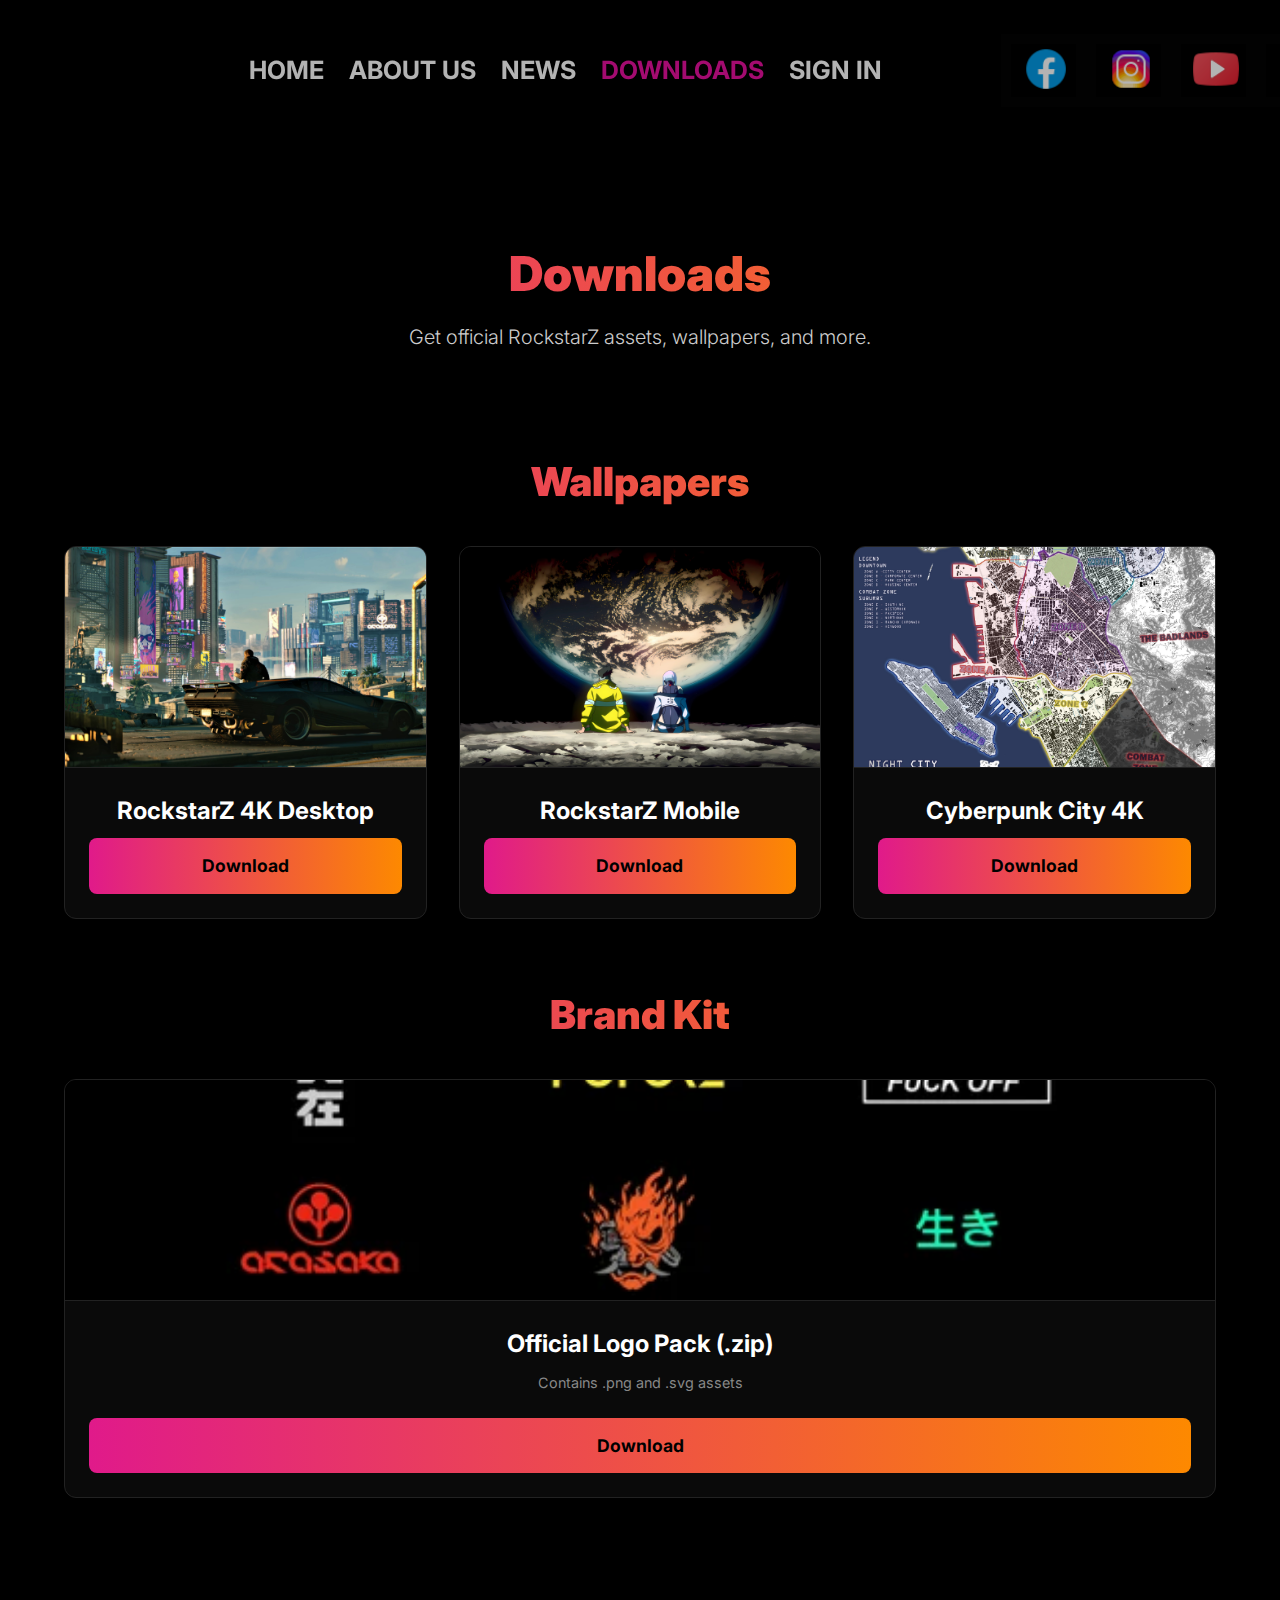
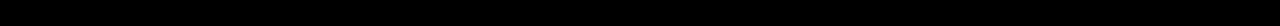
<file: downloads.html>
<!DOCTYPE html>
<html lang="en">
<head>
    <meta charset="UTF-8">
    <meta name="viewport" content="width=device-width, initial-scale=1.0">
    <title>RockstarZ - Downloads</title>
    
  
    <link rel="preconnect" href="https://fonts.googleapis.com">
    <link rel="preconnect" href="https://fonts.gstatic.com" crossorigin>
    <link href="https://fonts.googleapis.com/css2?family=Inter:wght@400;500;700;900&display=swap" rel="stylesheet">
    

    <link rel="stylesheet" href="downloads.css">
</head>
<body>

   
     <div class="containers">
        <header>
            <div class="logopng">
                <img src="Images/logopng.png" alt="logo" class="logo">
            </div>
           
            <div class="head-right">
                <p><a href="index.html">HOME</a></p>
                <p><a href="second.html">ABOUT US</a></p>
                <p><a href="news.html">NEWS</a></p>
                <p><a href="downloads.css" class="active">DOWNLOADS</a></p>
                <p><a href="login.html">SIGN IN</a></p>
            </div>
            
             <div class="headmiddle">
            <p><button><a href="https://www.facebook.com/profile.php?id=61583651678864" target="_blank"><img src="Images/facebook.png" alt="facebook"></a></button></p>
            <p><button><a href="https://www.instagram.com/adityasingh.916/" target="_blank"><img src="Images/instagram.png" alt="instagram"></a></button></p>
            <p><button><a href="https://www.youtube.com/@AdityaSingh-i8m7p" target="_blank"><img src="Images/youtube.png" alt="youtube"></a></button></p>
            <p><button><a href="https://contacts.google.com/person/c4187827653315467028" target="_blank"><img src="Images/contact.png" alt="contact"></a></button></p>
            <p><button><a href="https://x.com/AdityaS67893449" target="_blank"><img src="Images/x.png" alt="x"></a></button></p>
        </div>
        </header>
    </div>

    
    <div class="container">
        

        <section class="download-hero">
            <h1 class="gradient-text">Downloads</h1>
            <p class="subtitle">Get official RockstarZ assets, wallpapers, and more.</p>
        </section>

       
        <section class="download-section">
            <h2 class="gradient-text">Wallpapers</h2>
            
            <div class="download-grid">
        
                <div class="download-card">
                    <img src="Images/cyberimg.jpeg" alt="Desktop Wallpaper Preview">
                    <div class="card-content">
                        <h3>RockstarZ 4K Desktop</h3>
                        <a href="#" class="btn-download">Download</a>
                    </div>
                </div>
                
             
                <div class="download-card">
                    <img src="Images/1346679.png" alt="Mobile Wallpaper Preview">
                    <div class="card-content">
                        <h3>RockstarZ Mobile</h3>
                        <a href="#" class="btn-download">Download</a>
                    </div>
                </div>

              
                <div class="download-card">
                    <img src="Images/maps.jpg" alt="Cyberpunk City Wallpaper Preview">
                    <div class="card-content">
                        <h3>Cyberpunk City 4K</h3>
                        <a href="#" class="btn-download">Download</a>
                    </div>
                </div>
            </div>
        </section>

    
        <section class="download-section">
            <h2 class="gradient-text">Brand Kit</h2>
            
            <div class="download-grid">
                
                <div class="download-card">
                    <img src="Images/logopack.png" alt="Logo Pack Preview">
                    <div class="card-content">
                        <h3>Official Logo Pack (.zip)</h3>
                        <p class="file-info">Contains .png and .svg assets</p>
                        <a href="#" class="btn-download">Download</a>
                    </div>
                </div>
            </div>
        </section>

    </div>

</body>
</html>
</file>
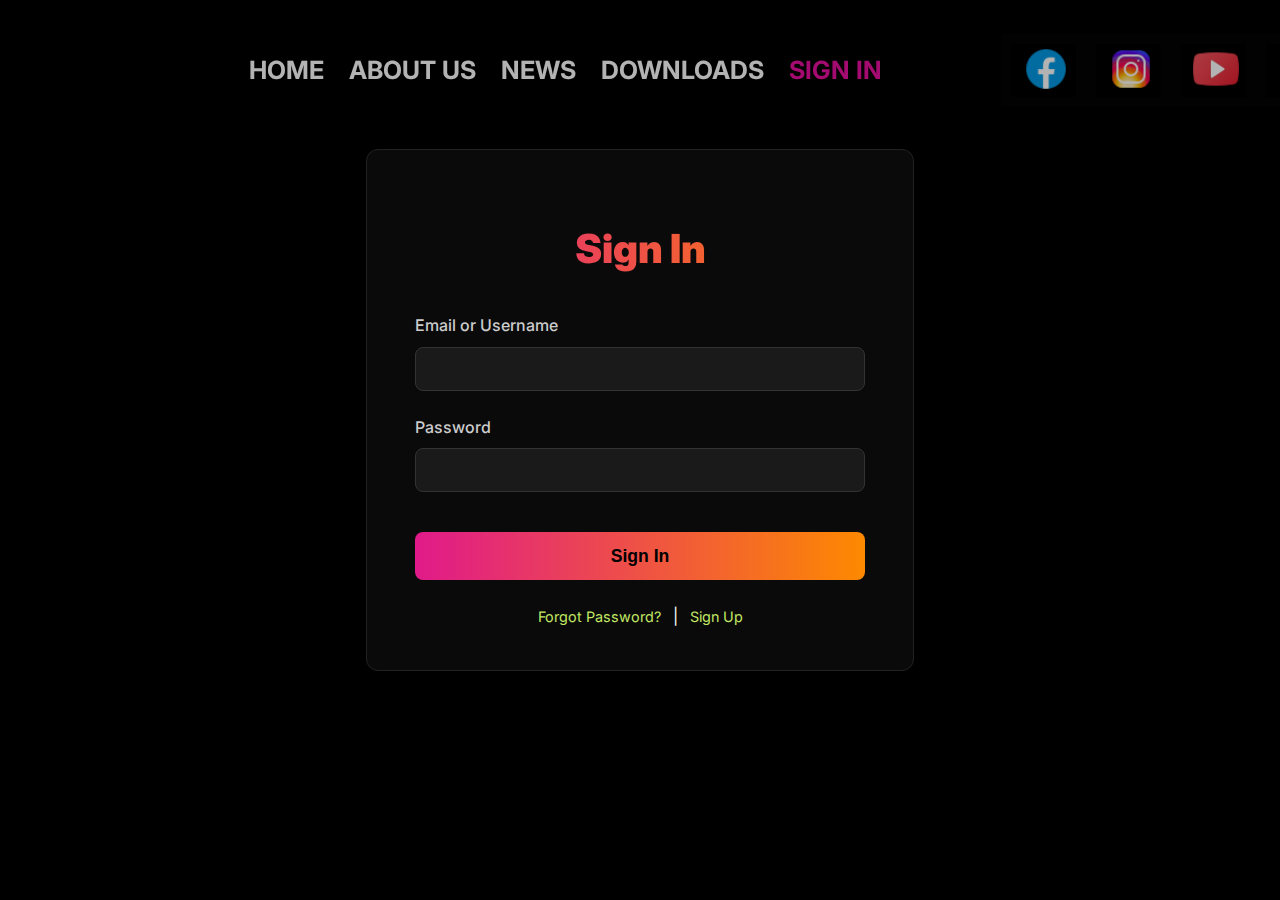
<file: login.html>
<!DOCTYPE html>
<html lang="en">
<head>
    <meta charset="UTF-8">
    <meta name="viewport" content="width=device-width, initial-scale=1.0">
    <title>RockstarZ - Sign In</title>
    
  
    <link rel="preconnect" href="https://fonts.googleapis.com">
    <link rel="preconnect" href="https://fonts.gstatic.com" crossorigin>
    <link href="https://fonts.googleapis.com/css2?family=Inter:wght@400;500;700;900&display=swap" rel="stylesheet">
    <link rel="stylesheet" href="login.css">

   
</head>
<body>

    
     <div class="containers">
        <header>
            
            <div class="logopng">
                <img src="Images/logopng.png" alt="logo" class="logo">
            </div>
           
            <div class="head-right">
                <p><a href="index.html">HOME</a></p>
                <p><a href="second.html">ABOUT US</a></p>
                <p><a href="news.html">NEWS</a></p>
                <p><a href="downloads.html">DOWNLOADS</a></p>
                <p><a class="active" href="login.html">SIGN IN</a></p>
            </div>
            
           
           <div class="headmiddle">
            <p><button><a href="https://www.facebook.com/profile.php?id=61583651678864" target="_blank"><img src="Images/facebook.png" alt="facebook"></a></button></p>
            <p><button><a href="https://www.instagram.com/adityasingh.916/" target="_blank"><img src="Images/instagram.png" alt="instagram"></a></button></p>
            <p><button><a href="https://www.youtube.com/@AdityaSingh-i8m7p" target="_blank"><img src="Images/youtube.png" alt="youtube"></a></button></p>
            <p><button><a href="https://contacts.google.com/person/c4187827653315467028" target="_blank"><img src="Images/contact.png" alt="contact"></a></button></p>
            <p><button><a href="https://x.com/AdityaS67893449" target="_blank"><img src="Images/x.png" alt="x"></a></button></p>
        </div>
        </header>
    </div>
    
    <div class="container">
        <section class="signin-section">
            <div class="signin-box">
                <h1 class="gradient-text">Sign In</h1>
                
                
                <form action="#" method="POST">
                    <div class="form-group">
                        <label for="email">Email or Username</label>
                        <input type="text" id="email" name="email" required>
                    </div>
                    
                    <div class="form-group">
                        <label for="password">Password</label>
                        <input type="password" id="password" name="password" required>
                    </div>
                    
                    <button type="submit" class="btn-primary">Sign In</button>
                    
                    <div class="signin-links">
                        <a href="#">Forgot Password?</a>
                        <span>|</span>
                        <a href="#">Sign Up</a>
                    </div>
                </form>
            </div>
        </section>
    </div>

</body>
</html>
</file>
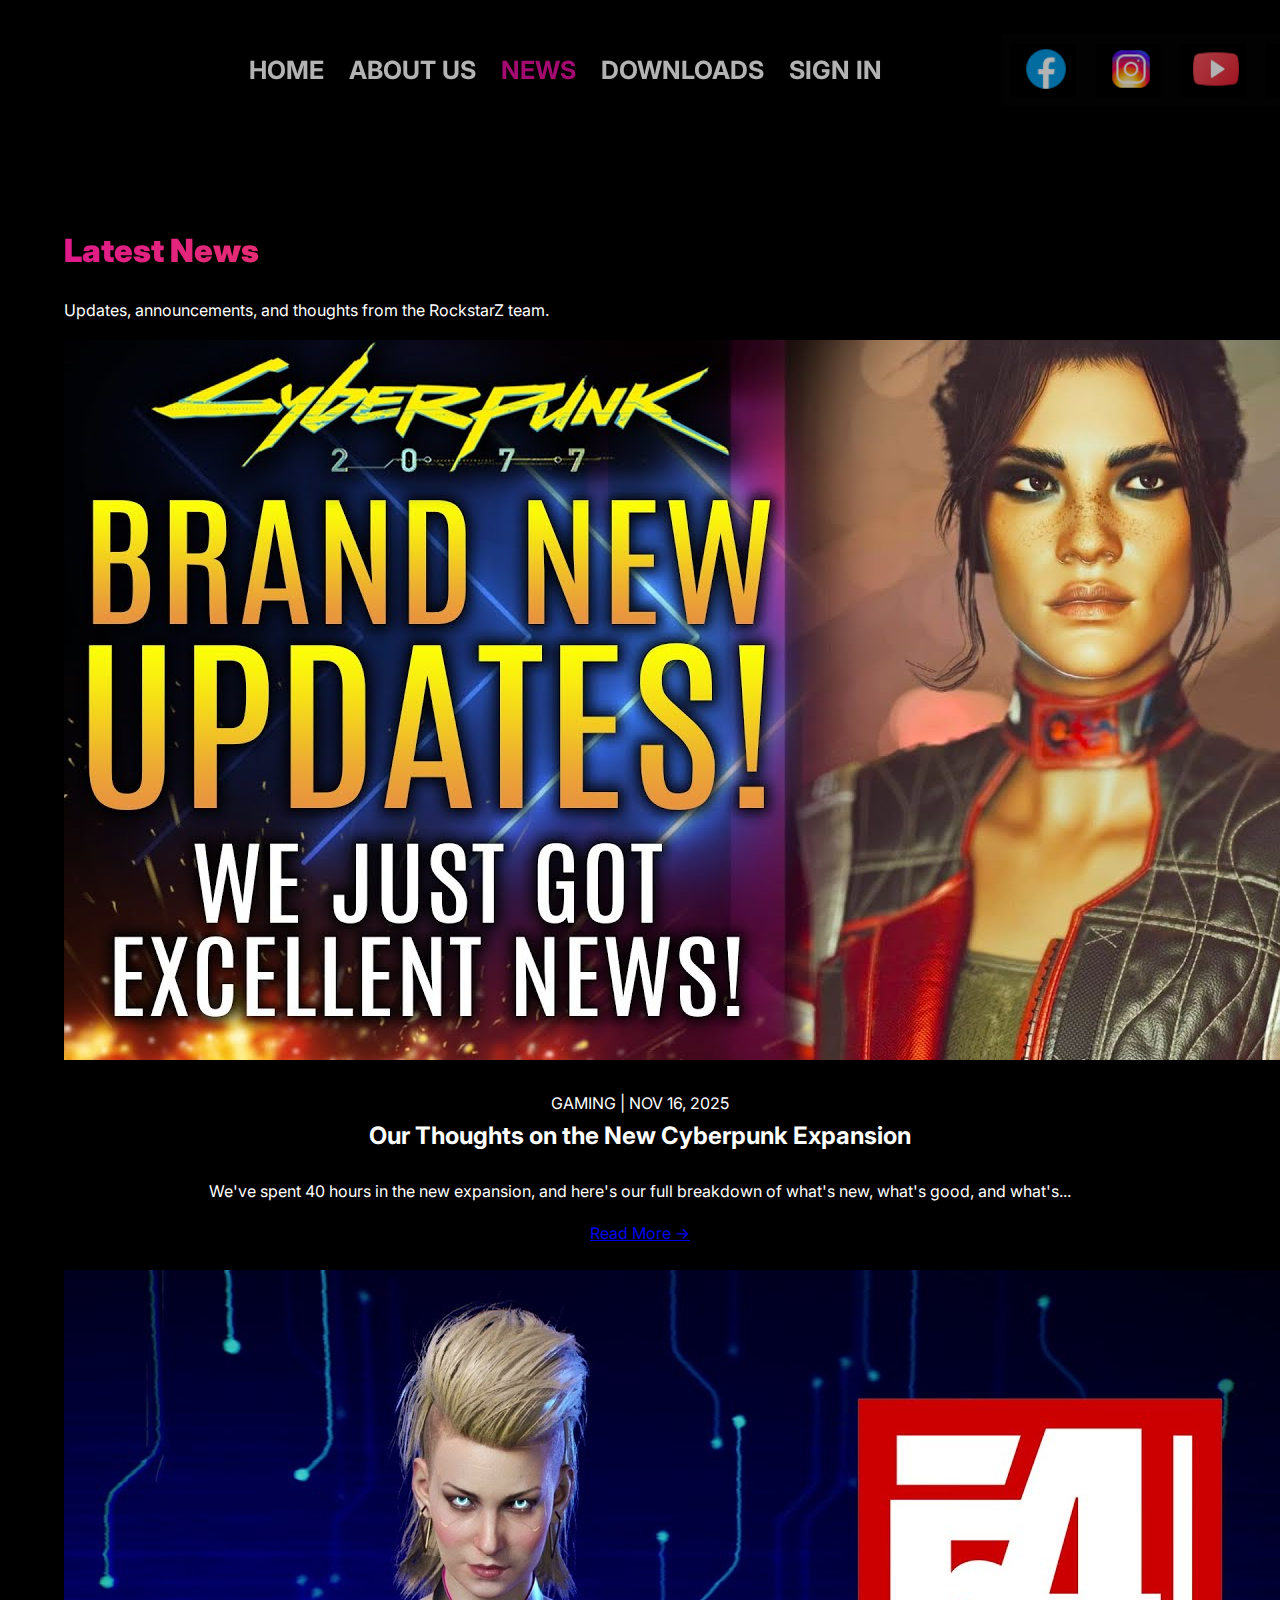
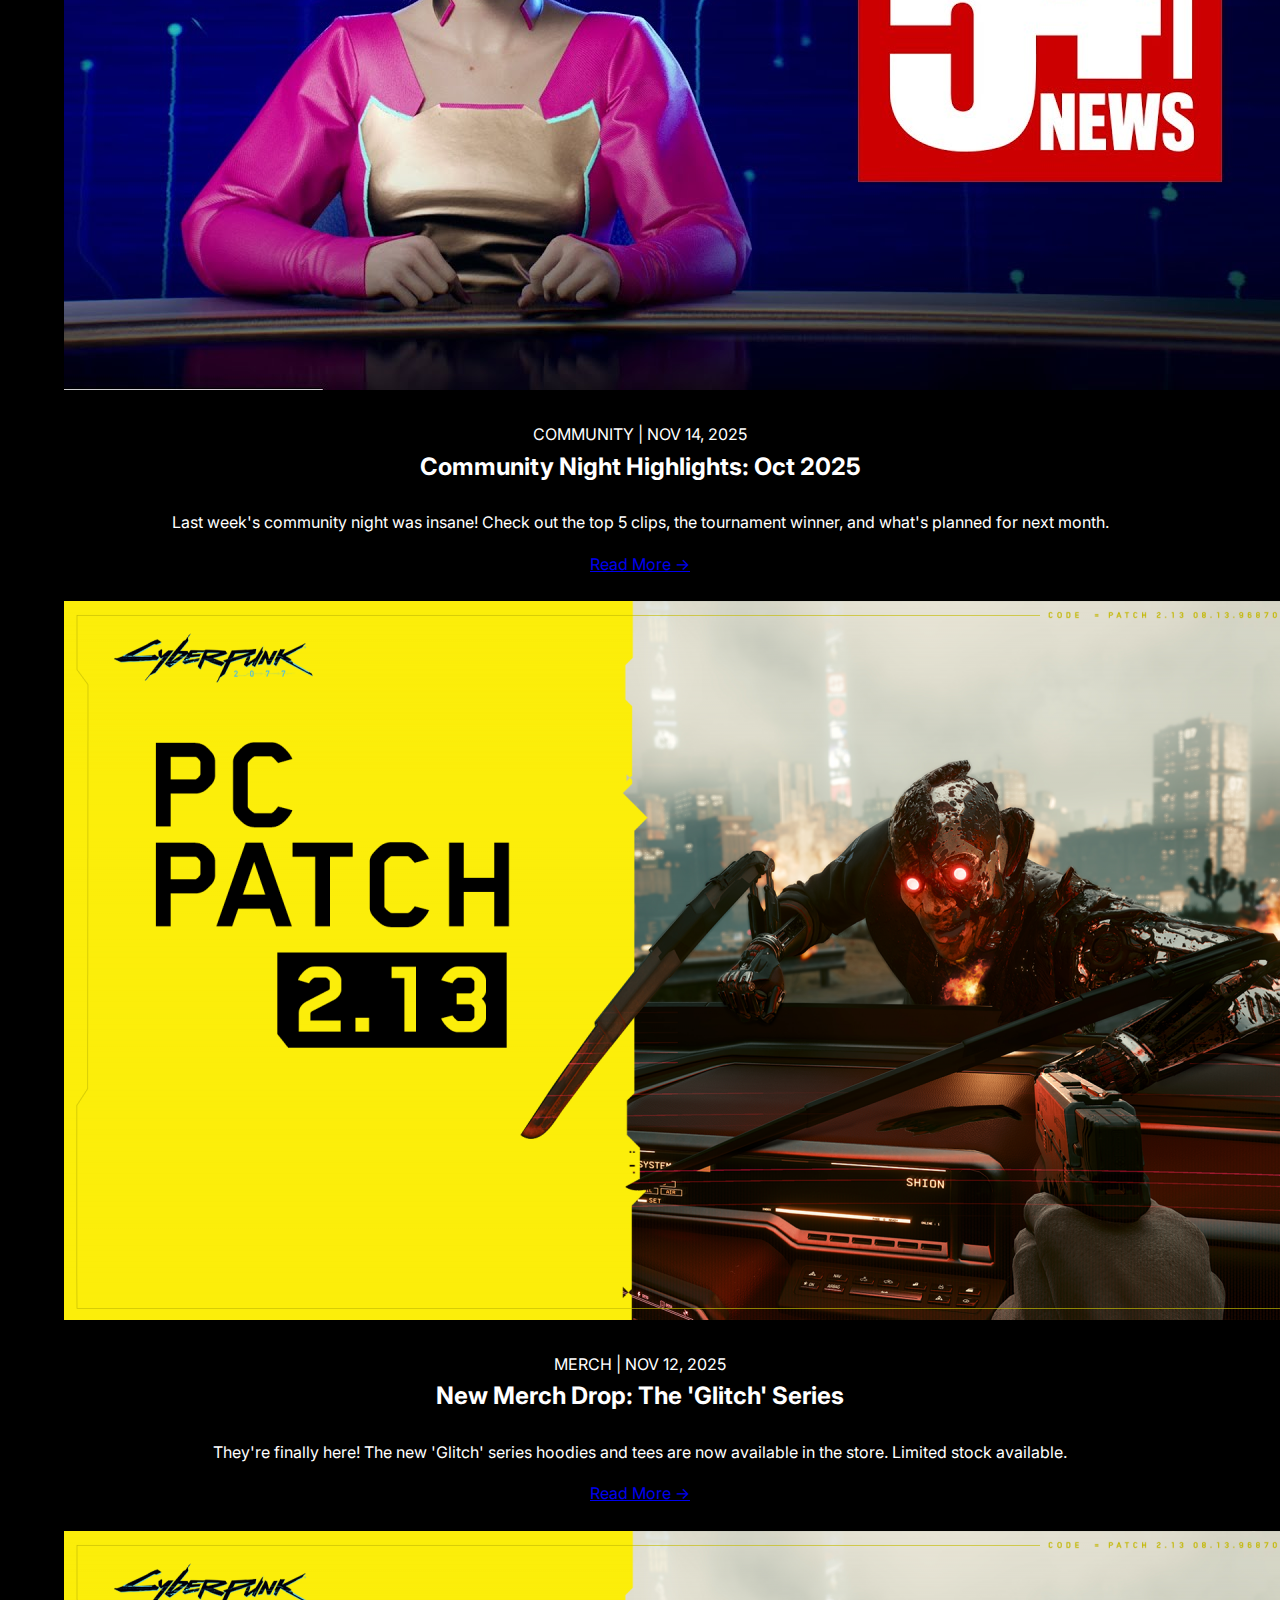
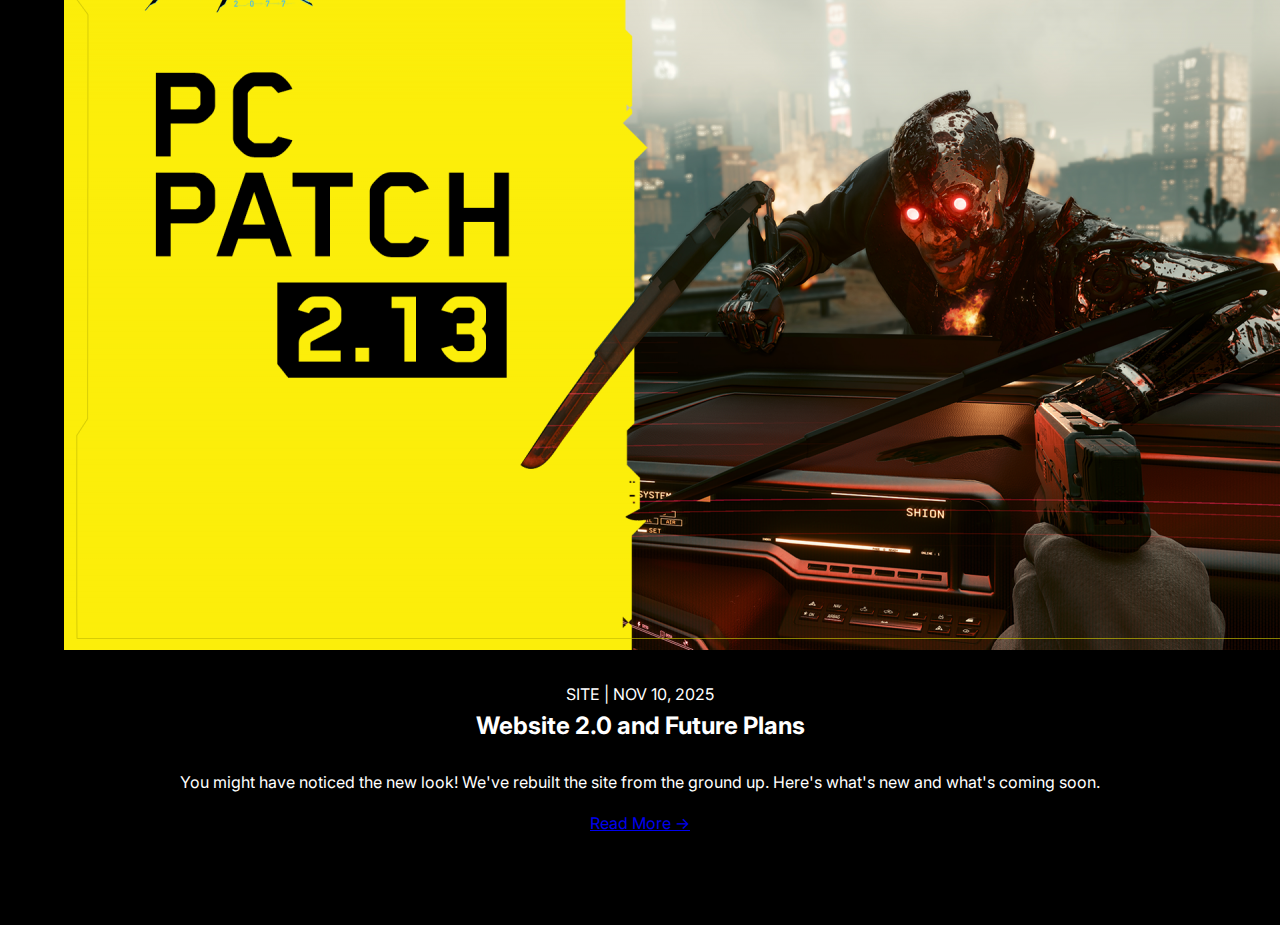
<file: news.html>
<!DOCTYPE html>
<html lang="en">
<head>
    <meta charset="UTF-8">
    <meta name="viewport" content="width=device-width, initial-scale=1.0">
    <title>RockstarZ - News</title>
    

    <link rel="preconnect" href="https://fonts.googleapis.com">
    <link rel="preconnect" href="https://fonts.gstatic.com" crossorigin>
    <link href="https://fonts.googleapis.com/css2?family=Inter:wght@400;500;700;900&display=swap" rel="stylesheet">
    

    <link rel="stylesheet" href="news.css">
</head>
<body>

    
     <div class="containers">
        <header>
            <div class="logopng">
                <img src="/Images/logopng.png" alt="logo" class="logo">
            </div>
           
            <div class="head-right">
                <p><a href="index.html">HOME</a></p>
                <p><a href="second.html">ABOUT US</a></p>
                <p><a href="news.html" class="active">NEWS</a></p>
                <p><a href="downloads.html">DOWNLOADS</a></p>
                <p><a href="login.html">SIGN IN</a></p>
            </div>
            
        <div class="headmiddle">
            <p><button><a href="https://www.facebook.com/profile.php?id=61583651678864" target="_blank"><img src="/Images/facebook.png" alt="facebook"></a></button></p>
            <p><button><a href="https://www.instagram.com/adityasingh.916/" target="_blank"><img src="/Images/instagram.png" alt="instagram"></a></button></p>
            <p><button><a href="https://www.youtube.com/@AdityaSingh-i8m7p" target="_blank"><img src="/Images/youtube.png" alt="youtube"></a></button></p>
            <p><button><a href="https://contacts.google.com/person/c4187827653315467028" target="_blank"><img src="/Images/contact.png" alt="contact"></a></button></p>
            <p><button><a href="https://x.com/AdityaS67893449" target="_blank"><img src="/Images/x.png" alt="x"></a></button></p>
        </div>
        </header>
    </div>

    <div class="container">
        

        <section class="news-hero">
            <h1 class="gradient-text">Latest News</h1>
            <p class="subtitle">Updates, announcements, and thoughts from the RockstarZ team.</p>
        </section>

        <section class="news-section">
            
            <div class="news-grid">
             
                <div class="news-card">
                    <img src="/Images/news1.jpg" alt="New Game Launch">
                    <div class="card-content">
                        <div class="card-meta">
                            <span class="category">GAMING</span> | <span class="date">NOV 16, 2025</span>
                        </div>
                        <h3>Our Thoughts on the New Cyberpunk Expansion</h3>
                        <p class="excerpt">We've spent 40 hours in the new expansion, and here's our full breakdown of what's new, what's good, and what's... </p>
                        <a href="#" class="btn-read-more">Read More &rarr;</a>
                    </div>
                </div>
                
           
                <div class="news-card">
                    <img src="/Images/news2.jpg" alt="Community Night">
                    <div class="card-content">
                        <div class="card-meta">
                            <span class="category">COMMUNITY</span> | <span class="date">NOV 14, 2025</span>
                        </div>
                        <h3>Community Night Highlights: Oct 2025</h3>
                        <p class="excerpt">Last week's community night was insane! Check out the top 5 clips, the tournament winner, and what's planned for next month.</p>
                        <a href="#" class="btn-read-more">Read More &rarr;</a>
                    </div>
                </div>

                <div class="news-card">
                    <img src="/Images/news3.png" alt="New Merch Drop">
                    <div class="card-content">
                        <div class="card-meta">
                            <span class="category">MERCH</span> | <span class="date">NOV 12, 2025</span>
                        </div>
                        <h3>New Merch Drop: The 'Glitch' Series</h3>
                        <p class="excerpt">They're finally here! The new 'Glitch' series hoodies and tees are now available in the store. Limited stock available.</p>
                        <a href="#" class="btn-read-more">Read More &rarr;</a>
                    </div>
                </div>

                <div class="news-card">
                    <img src="/Images/news3.png" alt="Team Update">
                    <div class="card-content">
                        <div class="card-meta">
                            <span class="category">SITE</span> | <span class="date">NOV 10, 2025</span>
                        </div>
                        <h3>Website 2.0 and Future Plans</h3>
                        <p class="excerpt">You might have noticed the new look! We've rebuilt the site from the ground up. Here's what's new and what's coming soon.</p>
                        <a href="#" class="btn-read-more">Read More &rarr;</a>
                    </div>
                </div>

            </div>
        </section>

    </div>

</body>
</html>
</file>
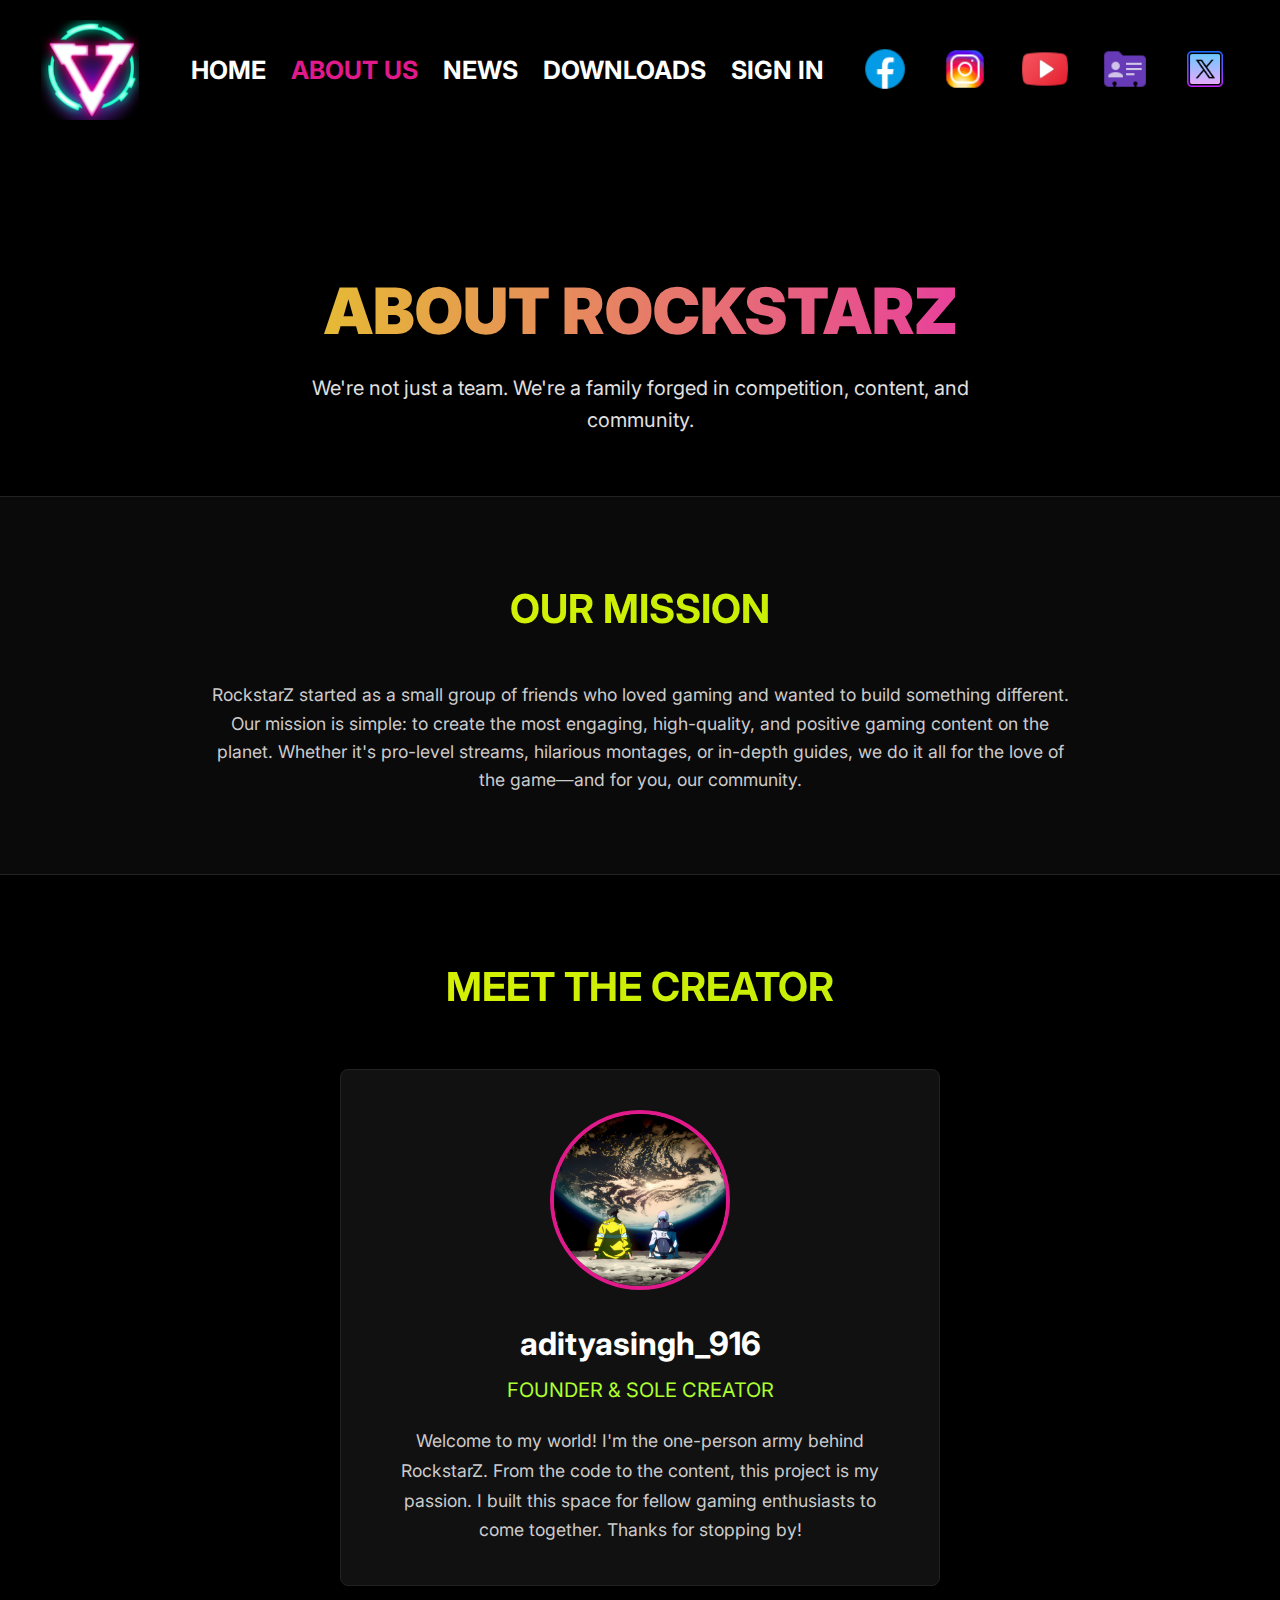
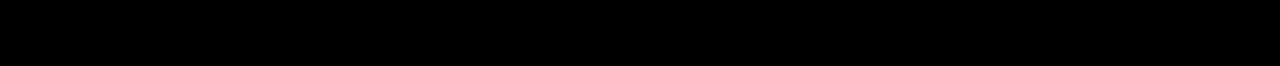
<file: second.html>
<!DOCTYPE html>
<html lang="en">
<head>
    <meta charset="UTF-8">
    <meta name="viewport" content="width=device-width, initial-scale=1.0">
    <title>RockstarZ - About Us</title>
    <link rel="preconnect" href="https://fonts.googleapis.com">
    <link rel="preconnect" href="https://fonts.gstatic.com" crossorigin>
    <link href="https://fonts.googleapis.com/css2?family=Inter:wght@400;500;700;900&display=swap" rel="stylesheet">
    <link href="second.css" rel="stylesheet">


</head>
<body>


    <div class="container">
        <header>
            
            <div class="logopng">
                <img src="/Images/logopng.png" alt="logo" class="logo">
            </div>
           
            <div class="head-right">
                <p><a href="index.html">HOME</a></p>
                <p></p><a href="second.html" class="active">ABOUT US</a></p>
                <p></p><a href="news.html">NEWS</a></p>
                <p></p><a href="downloads.html">DOWNLOADS</a></p>
                <p></p><a href="login.html">SIGN IN</a></p>
            </div>
            
           
          <div class="headmiddle">
            <p><button><a href="https://www.facebook.com/profile.php?id=61583651678864" target="_blank"><img src="/Images/facebook.png" alt="facebook"></a></button></p>
            <p><button><a href="https://www.instagram.com/adityasingh.916/" target="_blank"><img src="/Images/instagram.png" alt="instagram"></a></button></p>
            <p><button><a href="https://www.youtube.com/@AdityaSingh-i8m7p" target="_blank"><img src="/Images/youtube.png" alt="youtube"></a></button></p>
            <p><button><a href="https://contacts.google.com/person/c4187827653315467028" target="_blank"><img src="/Images/contact.png" alt="contact"></a></button></p>
            <p><button><a href="https://x.com/AdityaS67893449" target="_blank"><img src="/Images/x.png" alt="x"></a></button></p>
        </div>
        </header>
    </div>

    <section class="about-hero">
        <h1>About RockstarZ</h1>
        <p class="subtitle">We're not just a team. We're a family forged in competition, content, and community.</p>
    </section>

   
    <section class="content-section dark-bg">
        <div class="container">
            <h2>Our Mission</h2>
            <p>
                RockstarZ started as a small group of friends who loved gaming and wanted to build something different.
                Our mission is simple: to create the most engaging, high-quality, and positive gaming content on the planet.
                Whether it's pro-level streams, hilarious montages, or in-depth guides, we do it all for the love of the game—and for you, our community.
            </p>
        </div>
    </section>

  
    <section class="content-section">
        <div class="container">
            <h2>Meet The Creator</h2>
           
            <div class="creator-profile">
                <img src="/Images/1346679.png" alt="Creator Avatar">
                
                <h3>adityasingh_916</h3> 
                <div class="role">Founder & Sole Creator</div>
                <p class="bio">
                    Welcome to my world! I'm the one-person army behind RockstarZ. From the code to the content,
                    this project is my passion. I built this space for fellow gaming enthusiasts to come together.
                    Thanks for stopping by!
                </p>
            </div>

        </div>
    </section>

</body>
</html>
</file>
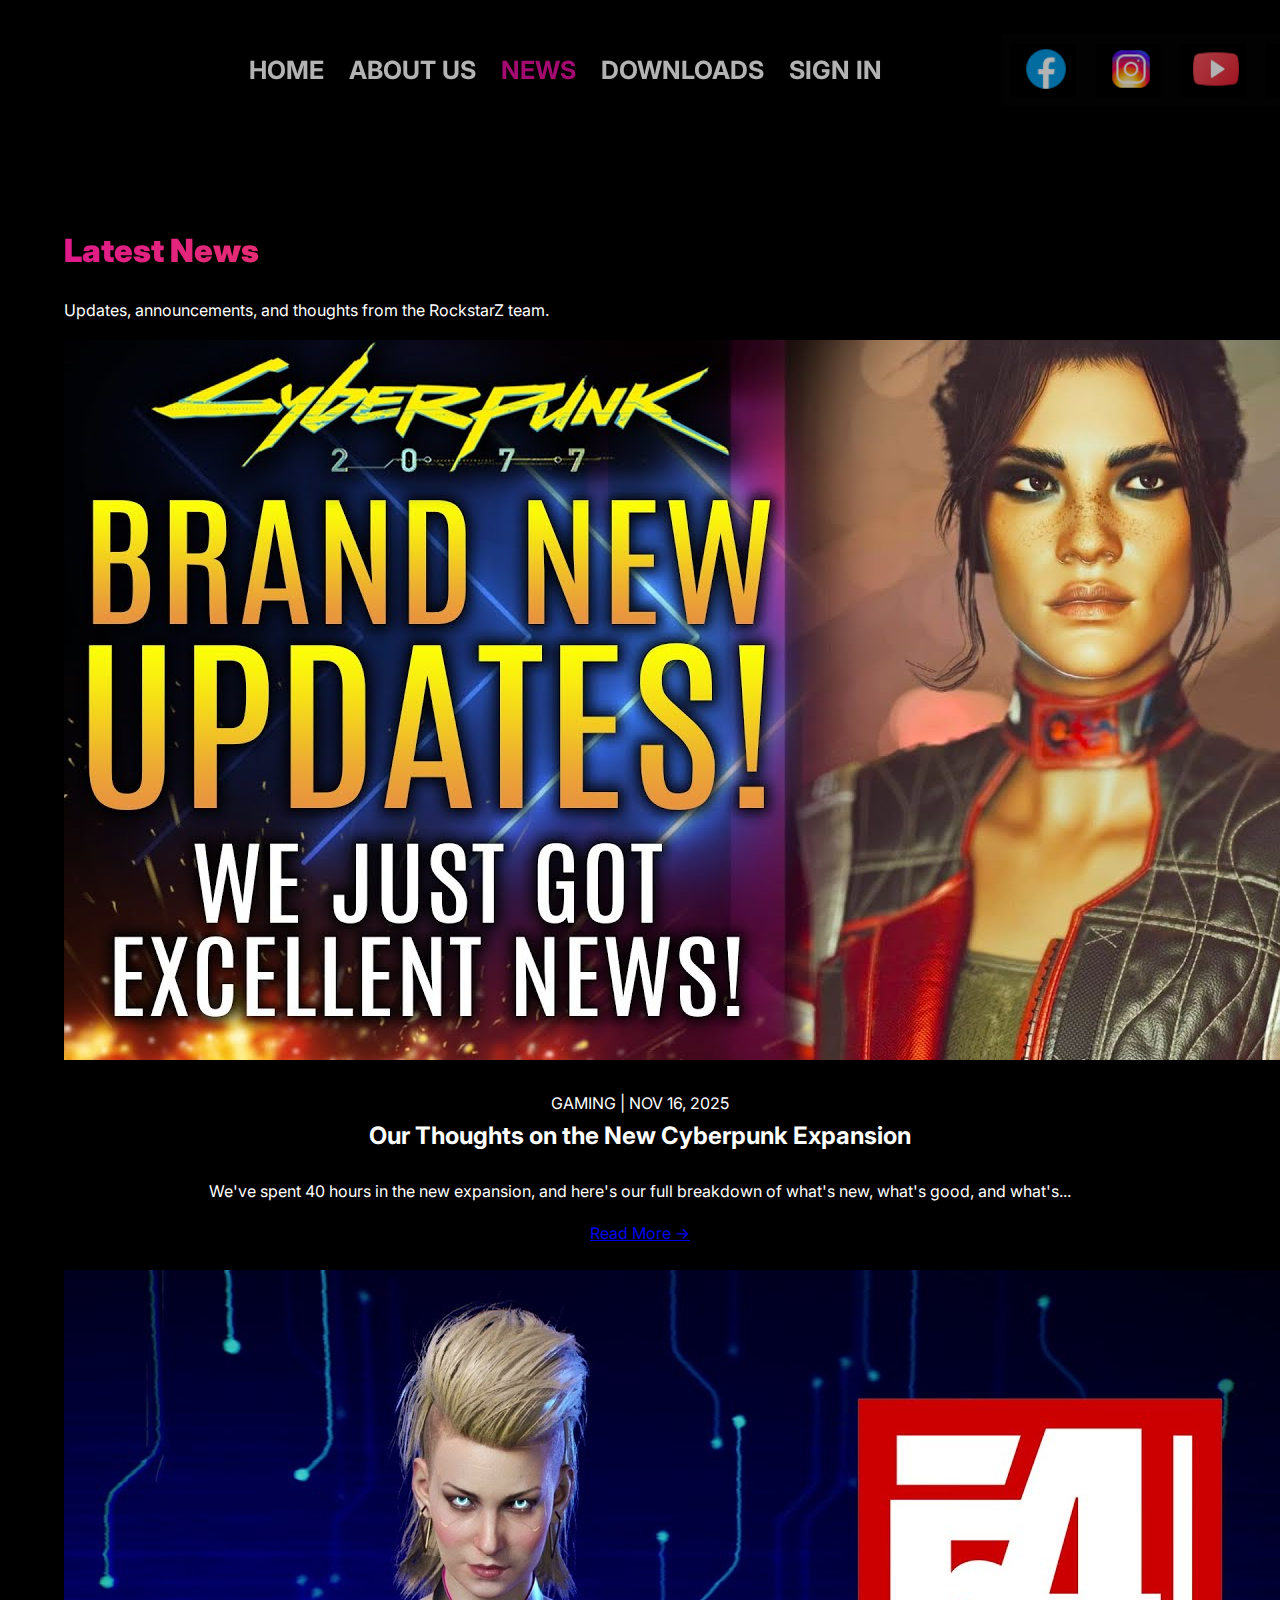
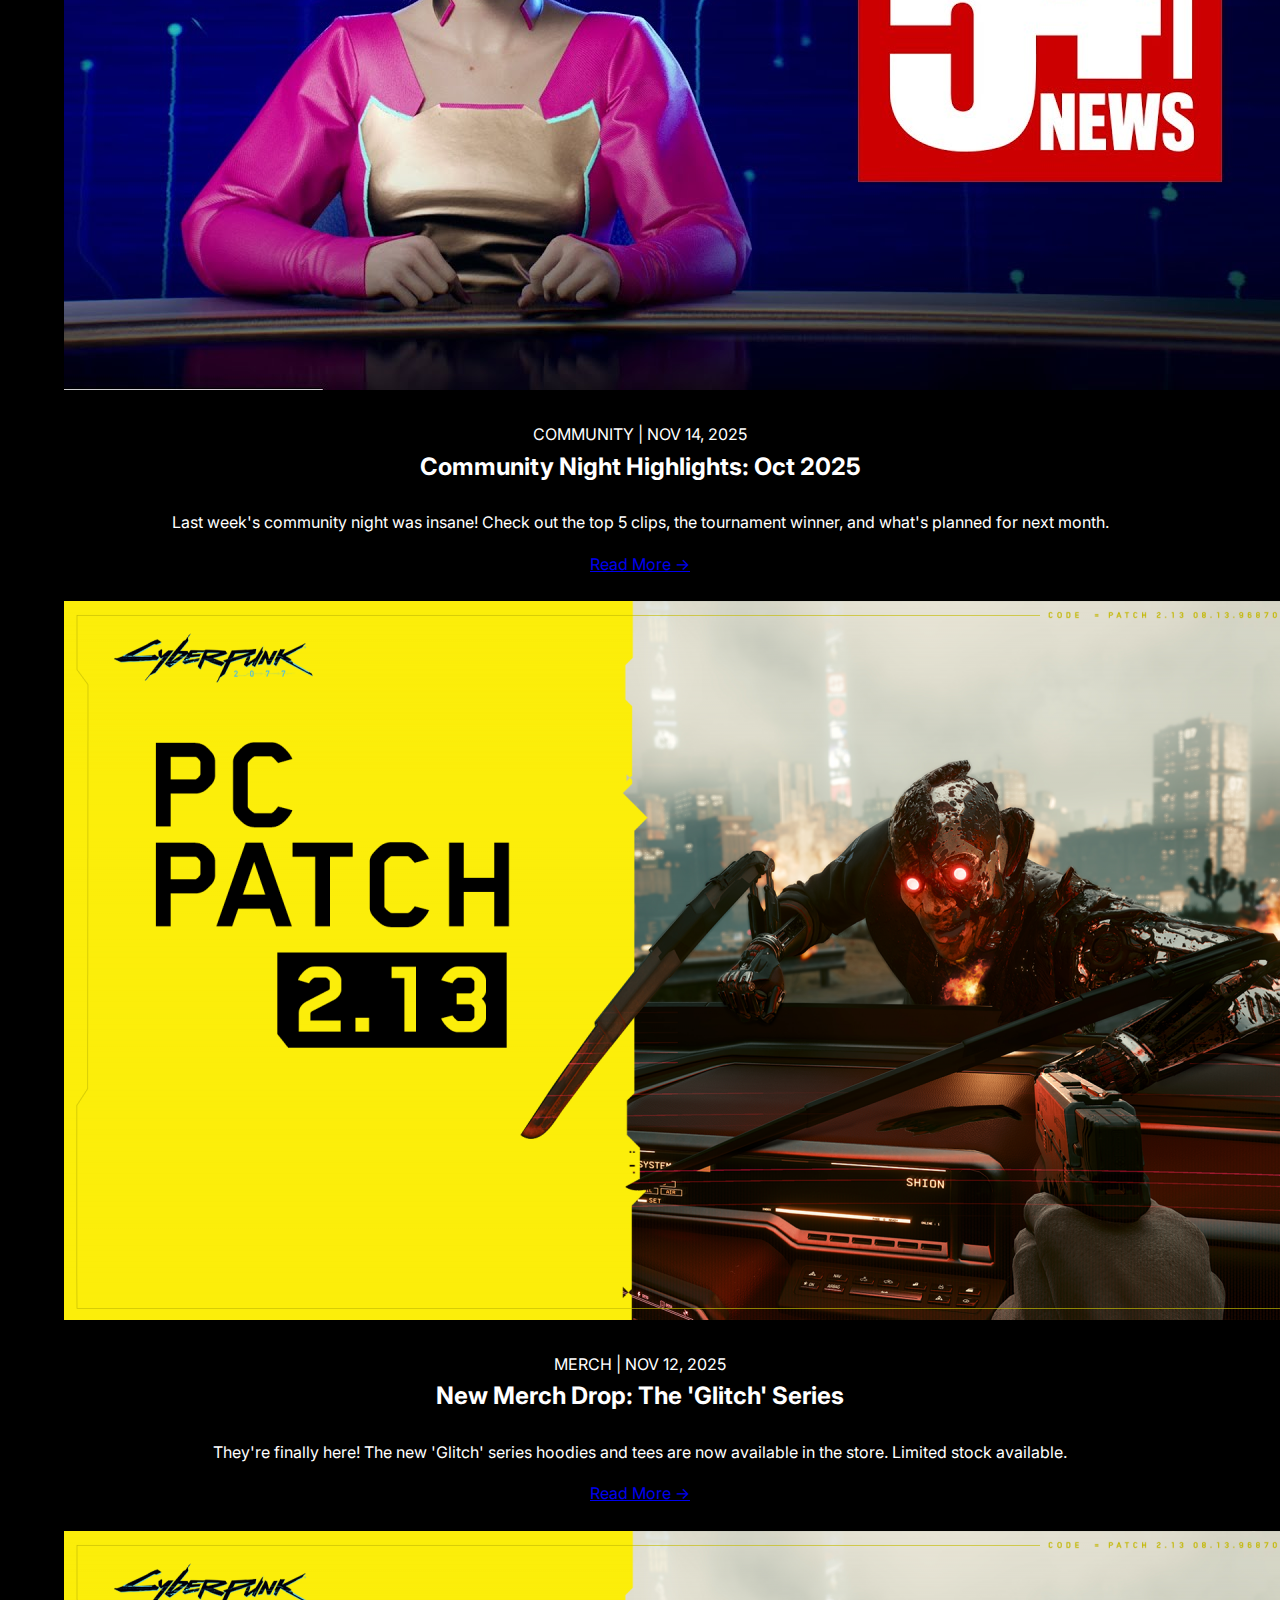
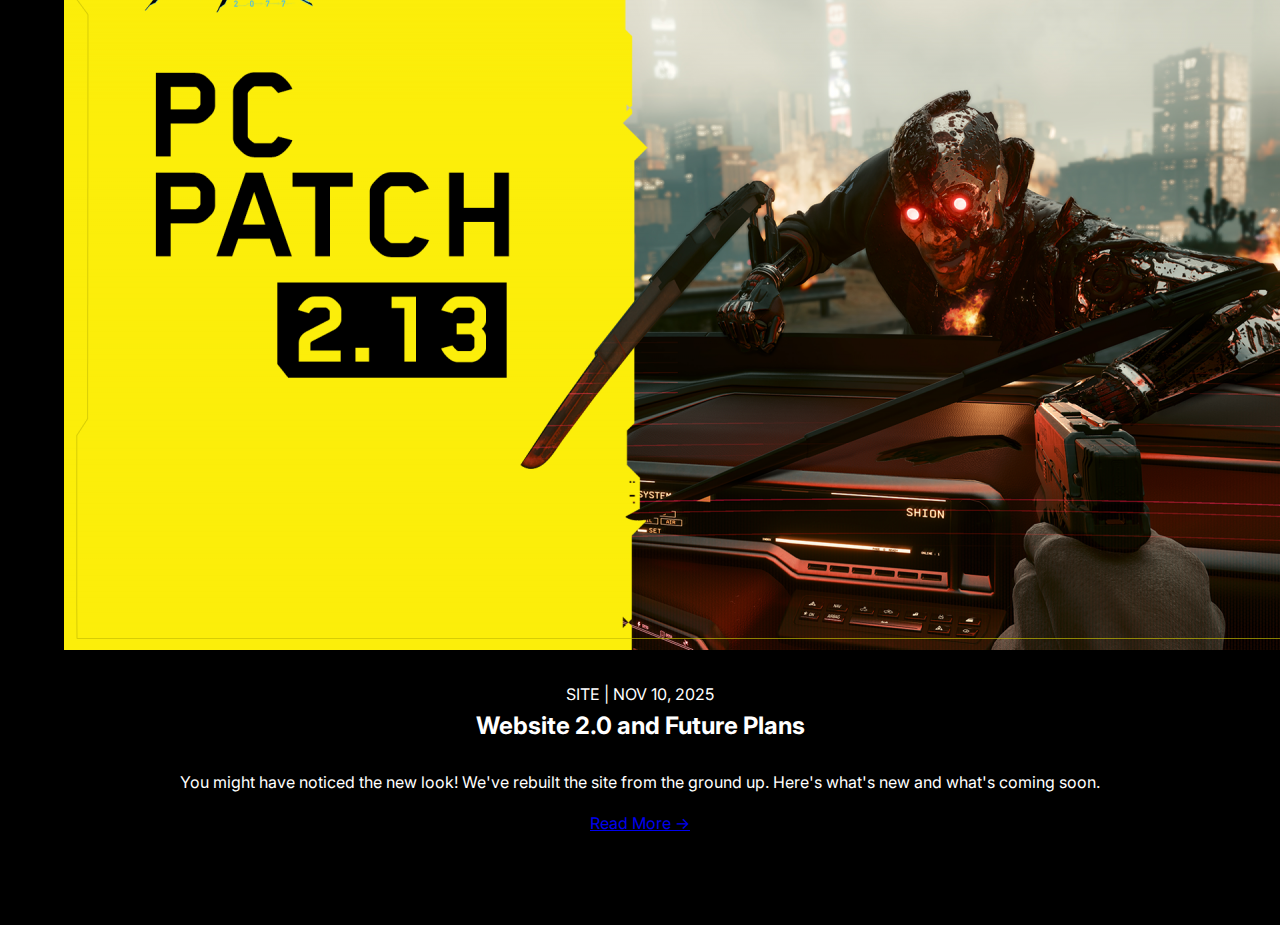
<file: CSS/news.html>
<!DOCTYPE html>
<html lang="en">
<head>
    <meta charset="UTF-8">
    <meta name="viewport" content="width=device-width, initial-scale=1.0">
    <title>RockstarZ - News</title>
    

    <link rel="preconnect" href="https://fonts.googleapis.com">
    <link rel="preconnect" href="https://fonts.gstatic.com" crossorigin>
    <link href="https://fonts.googleapis.com/css2?family=Inter:wght@400;500;700;900&display=swap" rel="stylesheet">
    

    <link rel="stylesheet" href="news.css">
</head>
<body>

    
     <div class="containers">
        <header>
            <div class="logopng">
                <img src="/Images/logopng.png" alt="logo" class="logo">
            </div>
           
            <div class="head-right">
                <p><a href="firsts.html">HOME</a></p>
                <p><a href="second.html">ABOUT US</a></p>
                <p><a href="news.html" class="active">NEWS</a></p>
                <p><a href="downloads.html">DOWNLOADS</a></p>
                <p><a href="login.html">SIGN IN</a></p>
            </div>
            
        <div class="headmiddle">
            <p><button><a href="https://www.facebook.com/profile.php?id=61583651678864" target="_blank"><img src="/Images/facebook.png" alt="facebook"></a></button></p>
            <p><button><a href="https://www.instagram.com/adityasingh.916/" target="_blank"><img src="/Images/instagram.png" alt="instagram"></a></button></p>
            <p><button><a href="https://www.youtube.com/@AdityaSingh-i8m7p" target="_blank"><img src="/Images/youtube.png" alt="youtube"></a></button></p>
            <p><button><a href="https://contacts.google.com/person/c4187827653315467028" target="_blank"><img src="/Images/contact.png" alt="contact"></a></button></p>
            <p><button><a href="https://x.com/AdityaS67893449" target="_blank"><img src="/Images/x.png" alt="x"></a></button></p>
        </div>
        </header>
    </div>

    <div class="container">
        

        <section class="news-hero">
            <h1 class="gradient-text">Latest News</h1>
            <p class="subtitle">Updates, announcements, and thoughts from the RockstarZ team.</p>
        </section>

        <section class="news-section">
            
            <div class="news-grid">
             
                <div class="news-card">
                    <img src="/Images/news1.jpg" alt="New Game Launch">
                    <div class="card-content">
                        <div class="card-meta">
                            <span class="category">GAMING</span> | <span class="date">NOV 16, 2025</span>
                        </div>
                        <h3>Our Thoughts on the New Cyberpunk Expansion</h3>
                        <p class="excerpt">We've spent 40 hours in the new expansion, and here's our full breakdown of what's new, what's good, and what's... </p>
                        <a href="#" class="btn-read-more">Read More &rarr;</a>
                    </div>
                </div>
                
           
                <div class="news-card">
                    <img src="/Images/news2.jpg" alt="Community Night">
                    <div class="card-content">
                        <div class="card-meta">
                            <span class="category">COMMUNITY</span> | <span class="date">NOV 14, 2025</span>
                        </div>
                        <h3>Community Night Highlights: Oct 2025</h3>
                        <p class="excerpt">Last week's community night was insane! Check out the top 5 clips, the tournament winner, and what's planned for next month.</p>
                        <a href="#" class="btn-read-more">Read More &rarr;</a>
                    </div>
                </div>

                <div class="news-card">
                    <img src="/Images/news3.png" alt="New Merch Drop">
                    <div class="card-content">
                        <div class="card-meta">
                            <span class="category">MERCH</span> | <span class="date">NOV 12, 2025</span>
                        </div>
                        <h3>New Merch Drop: The 'Glitch' Series</h3>
                        <p class="excerpt">They're finally here! The new 'Glitch' series hoodies and tees are now available in the store. Limited stock available.</p>
                        <a href="#" class="btn-read-more">Read More &rarr;</a>
                    </div>
                </div>

                <div class="news-card">
                    <img src="/Images/news3.png" alt="Team Update">
                    <div class="card-content">
                        <div class="card-meta">
                            <span class="category">SITE</span> | <span class="date">NOV 10, 2025</span>
                        </div>
                        <h3>Website 2.0 and Future Plans</h3>
                        <p class="excerpt">You might have noticed the new look! We've rebuilt the site from the ground up. Here's what's new and what's coming soon.</p>
                        <a href="#" class="btn-read-more">Read More &rarr;</a>
                    </div>
                </div>

            </div>
        </section>

    </div>

</body>
</html>
</file>
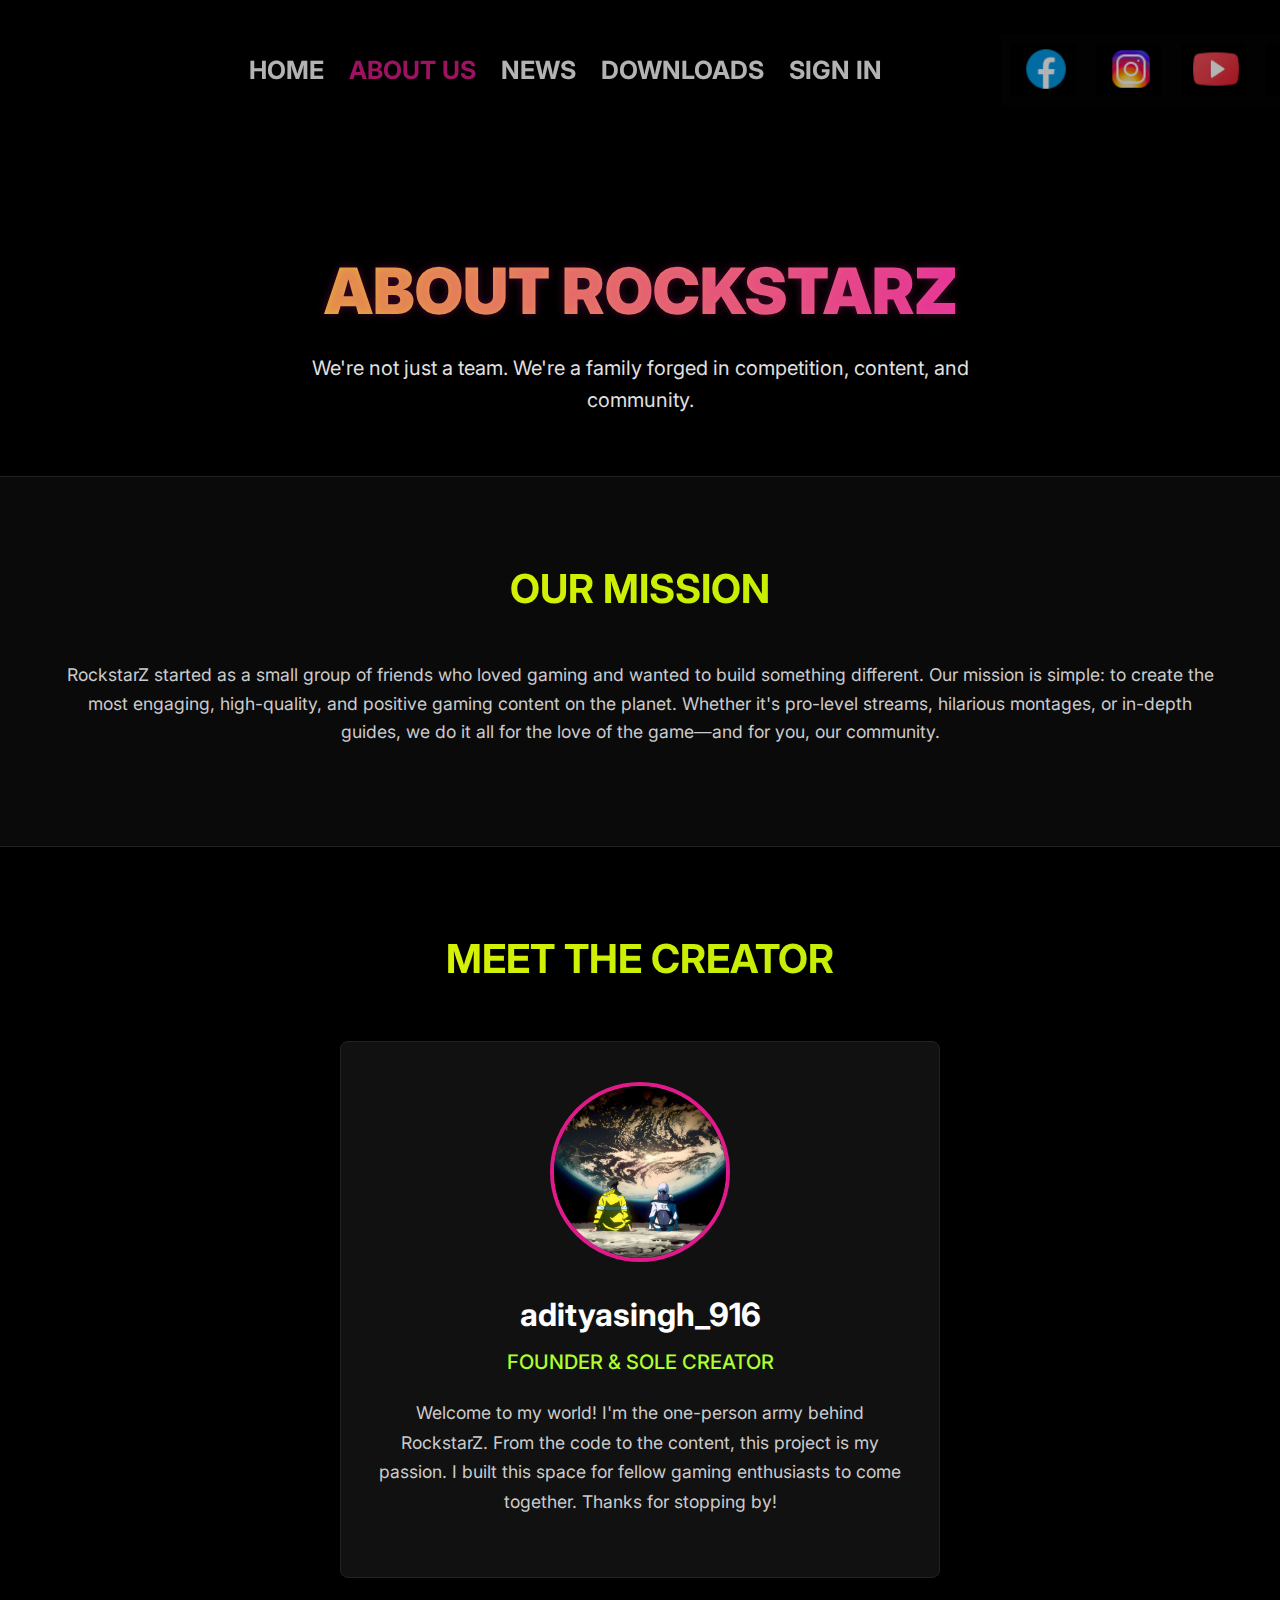
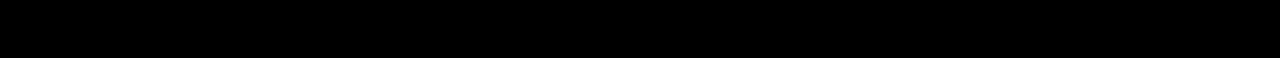
<file: CSS/second.html>
<!DOCTYPE html>
<html lang="en">
<head>
    <meta charset="UTF-8">
    <meta name="viewport" content="width=device-width, initial-scale=1.0">
    <title>RockstarZ - About Us</title>
    <link rel="preconnect" href="https://fonts.googleapis.com">
    <link rel="preconnect" href="https://fonts.gstatic.com" crossorigin>
    <link href="https://fonts.googleapis.com/css2?family=Inter:wght@400;500;700;900&display=swap" rel="stylesheet">
    <link href="second.css" rel="stylesheet">


</head>
<body>


    <div class="container">
        <header>
            
            <div class="logopng">
                <img src="/Images/logopng.png" alt="logo" class="logo">
            </div>
           
            <div class="head-right">
                <p><a href="firsts.html">HOME</a></p>
                <p></p><a href="second.html" class="active">ABOUT US</a></p>
                <p></p><a href="news.html">NEWS</a></p>
                <p></p><a href="downloads.html">DOWNLOADS</a></p>
                <p></p><a href="login.html">SIGN IN</a></p>
            </div>
            
           
          <div class="headmiddle">
            <p><button><a href="https://www.facebook.com/profile.php?id=61583651678864" target="_blank"><img src="/Images/facebook.png" alt="facebook"></a></button></p>
            <p><button><a href="https://www.instagram.com/adityasingh.916/" target="_blank"><img src="/Images/instagram.png" alt="instagram"></a></button></p>
            <p><button><a href="https://www.youtube.com/@AdityaSingh-i8m7p" target="_blank"><img src="/Images/youtube.png" alt="youtube"></a></button></p>
            <p><button><a href="https://contacts.google.com/person/c4187827653315467028" target="_blank"><img src="/Images/contact.png" alt="contact"></a></button></p>
            <p><button><a href="https://x.com/AdityaS67893449" target="_blank"><img src="/Images/x.png" alt="x"></a></button></p>
        </div>
        </header>
    </div>

    <section class="about-hero">
        <h1>About RockstarZ</h1>
        <p class="subtitle">We're not just a team. We're a family forged in competition, content, and community.</p>
    </section>

   
    <section class="content-section dark-bg">
        <div class="container">
            <h2>Our Mission</h2>
            <p>
                RockstarZ started as a small group of friends who loved gaming and wanted to build something different.
                Our mission is simple: to create the most engaging, high-quality, and positive gaming content on the planet.
                Whether it's pro-level streams, hilarious montages, or in-depth guides, we do it all for the love of the game—and for you, our community.
            </p>
        </div>
    </section>

  
    <section class="content-section">
        <div class="container">
            <h2>Meet The Creator</h2>
           
            <div class="creator-profile">
                <img src="/Images/1346679.png" alt="Creator Avatar">
                
                <h3>adityasingh_916</h3> 
                <div class="role">Founder & Sole Creator</div>
                <p class="bio">
                    Welcome to my world! I'm the one-person army behind RockstarZ. From the code to the content,
                    this project is my passion. I built this space for fellow gaming enthusiasts to come together.
                    Thanks for stopping by!
                </p>
            </div>

        </div>
    </section>

</body>
</html>
</file>
<file: downloads.css>
body {
    font-family: 'Inter', -apple-system, BlinkMacSystemFont, 'Segoe UI', Roboto, 'Helvetica Neue', sans-serif;
    margin: 0;
    padding: 0;
    background-color: #000000;
    color: #ffffff;
    line-height: 1.6;
}


.gradient-text {
    background-image: linear-gradient(90deg, #E01A8A, #FD8900);
    background-clip: text;
    -webkit-background-clip: text;
    color: transparent;
    font-weight: 900;
}


.containers {
    width: 90%;
    max-width: 1200px;
    margin: 0 auto;
}


.container {
     width: 90%;
     max-width: 1200px;
     margin: 0 auto;
     padding-top: 4rem;
     padding-bottom: 4rem;
}


header {
    display: flex;
    justify-content: space-between;
    align-items: center;
    padding: 20px 40px;
    background-color: rgb(0, 0, 0);
    opacity: 70%;
}

.logopng {
    display: flex;
}

header .logo {
    height: 100px;
    width: 100px;
    object-fit: contain;
    opacity: 100%;
    margin-left: -270px;
}


.head-right {
    display: flex;
    gap: 0px;
}

.head-right p {
    margin: 0;
}

.head-right a { 
    text-decoration: none;
    color: rgb(255, 255, 255);
    font-weight: bold;
    text-transform: uppercase;
    font-size: 25px;
    padding-left: 25px;
    transition: color 0.2s ease, font-size 0.77s ease;
    display: inline-block;
}

.head-right a:hover {
    color: red;
    font-size: 30px;
}

.head-right a.active {
    color: #e910a0;
}


.headmiddle {
    display: flex;
    justify-content: space-evenly;
    transition: 0.3s;
    cursor: pointer;
    background-color: rgb(4, 4, 4);
    margin-right: -250px;
}

.headmiddle p {
    margin: 0; 
}

.headmiddle button {
    background-color: rgb(0, 0, 0);
    border: none; 
    cursor: pointer;
    padding: 0;
    transition: background-color 0.3s ease, box-shadow 0.3s ease;
    margin: 10px;
}

.headmiddle button:hover{
    background-color: rgb(7, 7, 7);
    box-shadow: 0 0 5px rgb(159, 159, 159);
    border-radius: 100px;
}

.headmiddle button img {
    height: 50px;
    padding-left: 10px; 
    margin-right: 5px; 
    transition: height 0.77s ease;
}

.headmiddle button:hover img {
    height: 60px;
}




.download-hero {
    text-align: center;
    padding: 2rem 0 4rem 0;
}

.download-hero h1 {
    font-size: 3rem;
    margin: 0;
}

.download-hero .subtitle {
    font-size: 1.25rem;
    font-weight: 300;
    color: #ccc;
    max-width: 600px;
    margin: 0.5rem auto 0 auto;
}

.download-section {
    margin-bottom: 4rem;
}

.download-section h2 {
    font-size: 2.5rem;
    margin-bottom: 2rem;
    text-align: center;
}

.download-grid {
    display: grid;
   
  
    grid-template-columns: repeat(auto-fit, minmax(300px, 1fr));
    gap: 2rem;
}

.download-card {
    background-color: #0a0a0a;
    border: 1px solid #222;
    border-radius: 12px;
    overflow: hidden; 
    display: flex;
    flex-direction: column;
    transition: transform 0.3s ease, box-shadow 0.3s ease;
}

.download-card:hover {
    transform: translateY(-5px);
    box-shadow: 0 10px 20px rgba(224, 26, 138, 0.1); 
}

.download-card img {
    width: 100%;
    height: 220px;
    object-fit: cover;
    border-bottom: 1px solid #222;
}

.card-content {
    padding: 1.5rem;
    text-align: center;
    display: flex;
    flex-direction: column;
    flex-grow: 1; 
}

.card-content h3 {
    font-size: 1.5rem;
    margin: 0 0 0.5rem 0;
    color: #fff;
}

.card-content .file-info {
    font-size: 0.9rem;
    color: #888;
    margin: 0 0 1.5rem 0;
}


.btn-download {
    
    display: inline-block;
    padding: 0.85rem 1rem;
    font-size: 1.1rem;
    font-weight: 700;
    color: #000;
    background-image: linear-gradient(90deg, #E01A8A, #FD8900);
    border: none;
    border-radius: 8px;
    cursor: pointer;
    transition: transform 0.3s ease, box-shadow 0.3s ease;
    margin-top: auto; 
    text-decoration: none;
    text-align: center;
}

.btn-download:hover {
    transform: scale(1.03);
    box-shadow: 0 0 15px rgba(253, 137, 0, 0.4);
}



@media (max-width: 1000px) {
    header {
        flex-wrap: wrap;
        justify-content: center;
        row-gap: 20px;
        margin-left: 0; 
        margin-right: 0;
    }
    
    header .logo {
        margin-left: 0;
    }
    
    .headmiddle {
        margin-right: 0;
    }

    .logopng {
        width: 100%;
        justify-content: center;
    }
    .head-right {
        order: 3;
        width: 100%;
        justify-content: center;
        gap: 15px;
    }
    .head-right a {
        font-size: 20px;
    }
    .headmiddle {
        order: 2;
    }
    .container {
        padding-top: 250px; 
    }
}

@media (max-width: 768px) {
    .head-right a {
        font-size: 18px;
    }
    .headmiddle button img {
        height: 40px;
    }
    .container {
        width: 95%;
        padding-top: 230px;
    }
    .download-hero h1 {
        font-size: 2.5rem;
    }
    .download-grid {
        
        grid-template-columns: 1fr;
    }
}
</file>
<file: login.css>
body {
            font-family: 'Inter', -apple-system, BlinkMacSystemFont, 'Segoe UI', Roboto, 'Helvetica Neue', sans-serif;
            margin: 0;
            padding: 0;
            background-color: #000000;
            color: #ffffff;
            line-height: 1.6;
        }

       
        .gradient-text {
            background-image: linear-gradient(90deg, #E01A8A, #FD8900);
            background-clip: text;
            -webkit-background-clip: text;
            color: transparent;
            font-weight: 900;
        }

        .containers {
            width: 90%;
            max-width: 1200px;
            margin: 0 auto;
        }

    
        header {
            display: flex;
            justify-content: space-between;
            align-items: center;
            
            padding: 20px 40px;
            background-color: rgb(0, 0, 0);
            opacity: 70%;
            
        }

        .logopng {
            display: flex;
            
        }

        header .logo {
            height: 100px;
            width: 100px;
            object-fit: contain;
            opacity: 100%;
            margin-left: -270px;
        }

        .head-right {
            display: flex;
            gap: 0px;
        }

        .head-right a { 
            text-decoration: none;
            color: rgb(255, 255, 255);
            font-weight: bold;
            text-transform: uppercase;
            
            font-size: 25px;
            padding-left: 25px;
            transition: color 0.2s ease, font-size 0.77s ease;
            display: inline-block;
        }

        .head-right a:hover {
          
            color: red;
            font-size: 30px;
            
        }

        .head-right a.active {
            
            color: #e910a0; 
        }

        .headmiddle {
            display: flex;
            justify-content: space-evenly;
            transition: 0.3s;
            cursor: pointer;
            
            background-color: rgb(4, 4, 4);
            margin-right: -250px;
        }
        
      
        .headmiddle p {
            margin: 0; 
        }

        .headmiddle button {
            
            background-color: rgb(0, 0, 0);
            border: none; 
            cursor: pointer;
            padding: 0;
            transition: background-color 0.3s ease, box-shadow 0.3s ease;
            margin: 10px;
        }
        
        .headmiddle button:hover{
            background-color: rgb(7, 7, 7);
            box-shadow: 0 0 5px rgb(159, 159, 159);
            border-radius: 100px;
        }

        .headmiddle button img {
            
            height: 50px;
            padding-left: 10px; 
            margin-right: 5px; 
            transition: height 0.77s ease;
        }
        
        .headmiddle button:hover img {
            
            height: 60px;
        }


        .signin-section {
            display: flex;
            justify-content: center;
            align-items: center;
            min-height: 60vh; 
        }

        .signin-box {
            background-color: #0a0a0a;
            border: 1px solid #222;
            border-radius: 12px;
            padding: 2.5rem 3rem;
            width: 100%;
            max-width: 450px;
            text-align: center;
        }

        .signin-box h1 {
            font-size: 2.5rem;
            margin-bottom: 2rem;
        }

        .form-group {
            margin-bottom: 1.5rem;
            text-align: left;
        }

        .form-group label {
            display: block;
            margin-bottom: 0.5rem;
            font-weight: 500;
            color: #ccc;
        }

        .form-group input {
            width: 100%;
            padding: 0.75rem 1rem;
            font-size: 1rem;
            color: #fff;
            background-color: #1a1a1a;
            border: 1px solid #333;
            border-radius: 8px;
            box-sizing: border-box; 
            transition: border-color 0.3s ease, box-shadow 0.3s ease;
        }

        .form-group input:focus {
            outline: none;
            border-color: #E01A8A; 
            box-shadow: 0 0 10px rgba(224, 26, 138, 0.3);
        }

        .btn-primary {
            width: 100%;
            padding: 0.85rem 1rem;
            font-size: 1.1rem;
            font-weight: 700;
            color: #000; 
            background-image: linear-gradient(90deg, #E01A8A, #FD8900);
            border: none;
            border-radius: 8px;
            cursor: pointer;
            transition: transform 0.3s ease, box-shadow 0.3s ease;
            margin-top: 1rem;
        }

        .btn-primary:hover {
            transform: scale(1.03);
            box-shadow: 0 0 15px rgba(253, 137, 0, 0.4);
        }

        .signin-links {
            margin-top: 1.5rem;
        }

        .signin-links a {
            color: #C3E965;
            text-decoration: none;
            font-size: 0.9rem;
            margin: 0 0.5rem;
            transition: color 0.3s ease;
        }
        
        .signin-links a:hover {
            color: #fff;
            text-decoration: underline;
        }

        
        @media (max-width: 1000px) {
            .header-container {
                flex-wrap: wrap;
                justify-content: center;
                row-gap: 20px;
            }
            .logopng {
                width: 100%;
                justify-content: center;
            }
            .head-right {
                order: 3;
                width: 100%;
                justify-content: center;
                gap: 15px;
            }
            .head-right a {
                font-size: 20px;
            }
            .headmiddle {
                order: 2;
            }
            .container {
                padding-top: 250px; 
            }
        }

        @media (max-width: 768px) {
            .head-right a {
                font-size: 18px;
            }
            .headmiddle button img {
                height: 40px;
            }
            .container {
                width: 95%;
                padding-top: 230px;
            }
            .signin-box {
                padding: 2rem 1.5rem;
            }
        }
</file>
<file: news.css>
body {
    font-family: 'Inter', -apple-system, BlinkMacSystemFont, 'Segoe UI', Roboto, 'Helvetica Neue', sans-serif;
    margin: 0;
    padding: 0;
    background-color: #000000;
    color: #ffffff;
    line-height: 1.6;
}


.gradient-text {
    background-image: linear-gradient(90deg, #E01A8A, #FD8900);
    background-clip: text;
    -webkit-background-clip: text;
    color: transparent;
    font-weight: 900;
}

.containers {
    width: 90%;
    max-width: 1200px;
    margin: 0 auto;
}


.container {
     width: 90%;
     max-width: 1200px;
     margin: 0 auto;
     padding-top: 4rem;
     padding-bottom: 4rem;
}


header {
    display: flex;
    justify-content: space-between;
    align-items: center;
    padding: 20px 40px;
    background-color: rgb(0, 0, 0);
    opacity: 70%;
}

.logopng {
    display: flex;
}

header .logo {
    height: 100px;
    width: 100px;
    object-fit: contain;
    opacity: 100%;
    margin-left: -270px;
}


.head-right {
    display: flex;
    gap: 0px;
}

.head-right p {
    margin: 0;
}

.head-right a { 
    text-decoration: none;
    color: rgb(255, 255, 255);
    font-weight: bold;
    text-transform: uppercase;
    font-size: 25px;
    padding-left: 25px;
    transition: color 0.2s ease, font-size 0.77s ease;
    display: inline-block;
}

.head-right a:hover {
    color: red;
    font-size: 30px;
}

.head-right a.active {
    color: #e910a0; 
}


.headmiddle {
    display: flex;
    justify-content: space-evenly;
    transition: 0.3s;
    cursor: pointer;
    background-color: rgb(4, 4, 4);
    margin-right: -250px;
}

.headmiddle p {
    margin: 0; 
}

.headmiddle button {
    background-color: rgb(0, 0, 0);
    border: none; 
    cursor: pointer;
    padding: 0;
    transition: background-color 0.3s ease, box-shadow 0.3s ease;
    margin: 10px;
}

.headmiddle button:hover{
    background-color: rgb(7, 7, 7);
    box-shadow: 0 0 5px rgb(159, 159, 159);
    border-radius: 100px;
}

.headmiddle button img {
    height: 50px;
    padding-left: 10px; 
    margin-right: 5px; 
    transition: height 0.77s ease;
}

.headmiddle button:hover img {
    height: 60px;
}


.download-hero {
    text-align: center;
    padding: 2rem 0 4rem 0;
}

.download-hero h1 {
    font-size: 3rem;
    margin: 0;
}

.download-hero .subtitle {
    font-size: 1.25rem;
    font-weight: 300;
    color: #ccc;
    max-width: 600px;
    margin: 0.5rem auto 0 auto;
}

.download-section {
    margin-bottom: 4rem;
}

.download-section h2 {
    font-size: 2.5rem;
    margin-bottom: 2rem;
    text-align: center;
}

.download-grid {
    display: grid;
    grid-template-columns: repeat(auto-fit, minmax(300px, 1fr));
    gap: 2rem;
}

.download-card {
    background-color: #0a0a0a;
    border: 1px solid #222;
    border-radius: 12px;
    overflow: hidden;
    display: flex;
    flex-direction: column;
    transition: transform 0.3s ease, box-shadow 0.3s ease;
}

.download-card:hover {
    transform: translateY(-5px);
    box-shadow: 0 10px 20px rgba(224, 26, 138, 0.1); 
}

.download-card img {
    width: 100%;
    height: 220px;
    object-fit: cover;
    border-bottom: 1px solid #222;
}

.card-content {
    padding: 1.5rem;
    text-align: center;
    display: flex;
    flex-direction: column;
    flex-grow: 1; 
}

.card-content h3 {
    font-size: 1.5rem;
    margin: 0 0 0.5rem 0;
    color: #fff;
}

.card-content .file-info {
    font-size: 0.9rem;
    color: #888;
    margin: 0 0 1.5rem 0;
}


.btn-download {
   
    display: inline-block;
    padding: 0.85rem 1rem;
    font-size: 1.1rem;
    font-weight: 700;
    color: #000;
    background-image: linear-gradient(90deg, #E01A8A, #FD8900);
    border: none;
    border-radius: 8px;
    cursor: pointer;
    transition: transform 0.3s ease, box-shadow 0.3s ease;
    margin-top: auto;
    text-decoration: none;
    text-align: center;
}

.btn-download:hover {
    transform: scale(1.03);
    box-shadow: 0 0 15px rgba(253, 137, 0, 0.4);
}



@media (max-width: 1000px) {
    header {
        flex-wrap: wrap;
        justify-content: center;
        row-gap: 20px;
        margin-left: 0; 
        margin-right: 0;
    }
    
    header .logo {
        margin-left: 0;
    }
    
    .headmiddle {
        margin-right: 0;
    }

    .logopng {
        width: 100%;
        justify-content: center;
    }
    .head-right {
        order: 3;
        width: 100%;
        justify-content: center;
        gap: 15px;
    }
    .head-right a {
        font-size: 20px;
    }
    .headmiddle {
        order: 2;
    }
    .container {
        padding-top: 250px; 
    }
}

@media (max-width: 768px) {
    .head-right a {
        font-size: 18px;
    }
    .headmiddle button img {
        height: 40px;
    }
    .container {
        width: 95%;
        padding-top: 230px;
    }
    .download-hero h1 {
        font-size: 2.5rem;
    }
    .download-grid {
        
        grid-template-columns: 1fr;
    }
}
</file>
<file: second.css>
* {
    margin: 0;
    padding: 0;
    box-sizing: border-box;
}

body {
    font-family: 'Inter', sans-serif;
    background-color: #000;
    color: #fff;
    line-height: 1.6;
    overflow-x: hidden;
}

.container {
    width: 100%;  
    margin: 0;
}


header {
    display: flex;
    justify-content: space-between; 
    align-items: center;
    padding: 20px 40px;
    background-color: rgba(0, 0, 0, 0.7);
    position: relative;
    z-index: 999;
    width: 100%;
}

.logopng {
    display: flex;
    align-items: center;
}

header .logo {
    height: 100px; 
    width: 100px;
    object-fit: contain;
    opacity: 100%;
}


.head-right {
    display: flex;
    align-items: center;
}

.head-right a { 
    text-decoration: none;
    color: rgb(255, 255, 255);
    font-weight: bold;
    text-transform: uppercase;
    font-size: 25px; 
    padding-left: 25px;
    transition: all 0.77s ease; 
}

.head-right a:hover {
    color: red;
    font-size: 30px; 
}

.head-right a.active {
    color: #E01A8A; 
}


.headmiddle {
    display: flex;
    justify-content: space-evenly;
    align-items: center;
    gap: 10px;
}

.headmiddle button {
    background-color: rgb(0, 0, 0);
    border: none; 
    cursor: pointer;
    padding: 5px;
    transition: 0.3s ease;
    border-radius: 50%; 
}

.headmiddle button:hover {
    background-color: rgb(7, 7, 7);
    box-shadow: 0 0 5px rgb(159, 159, 159);
}

.headmiddle img {
    height: 50px; 
    width: auto;
    padding: 0 5px;
    transition: 0.77s ease;
}

.headmiddle button:hover img {
    height: 60px; 
}

.about-hero {
    text-align: center;
    padding: 120px 20px 60px 20px;
    background-color: #000;
}

.about-hero h1 {
    font-size: 4rem;
    font-weight: 900;
    text-transform: uppercase;
    margin-bottom: 10px;
    
    background: linear-gradient(to right, #e4f404, rgb(233, 7, 203), rgb(231, 227, 6));
    background-size: 200%;
    background-clip: text;
    -webkit-background-clip: text;
    -webkit-text-fill-color: transparent;
    animation: animate-gradient 2.5s linear infinite;
}

.about-hero .subtitle {
    font-size: 1.25rem;
    color: #e0e0e0;
    max-width: 700px;
    margin: 0 auto;
}

.content-section {
    padding: 80px 0;
}

.content-section.dark-bg {
    background-color: #0a0a0a;
    border-top: 1px solid #222;
    border-bottom: 1px solid #222;
}

.content-section h2 {
    font-size: 2.5rem;
    font-weight: 700;
    text-align: center;
    margin-bottom: 40px;
    text-transform: uppercase;
  
    background: linear-gradient(to right, #e4f404, rgb(138, 226, 6));
    background-size: 200%;
    background-clip: text;
    -webkit-background-clip: text;
    -webkit-text-fill-color: transparent;
    animation: animate-gradient 2.5s linear infinite;
}

.content-section p {
    font-size: 1.1rem;
    color: #ccc;
    max-width: 900px;
    margin: 0 auto;
    text-align: center;
    padding: 0 20px;
}


.creator-profile {
    background-color: #111;
    border-radius: 8px;
    text-align: center;
    padding: 40px 30px;
    border: 1px solid #222;
    max-width: 600px; 
    margin: 50px auto 0 auto; 
}

.creator-profile img {
    width: 180px;
    height: 180px;
    border-radius: 50%;
    object-fit: cover;
    margin-bottom: 20px;
    border: 4px solid #E01A8A;
}

.creator-profile h3 {
    font-size: 2rem;
    color: #fff;
    margin-bottom: 5px;
}

.creator-profile .role {
    font-size: 1.25rem;
    color: #ADFF2F; 
    margin-bottom: 20px;
    text-transform: uppercase;
}

.creator-profile .bio {
    font-size: 1.1rem;
    color: #ccc;
    line-height: 1.7;
}

@keyframes animate-gradient {
    to { background-position: 200%; }
}


@media screen and (max-width: 1000px) {
    header {
        flex-direction: column;
        gap: 20px;
        padding: 10px;
    }
    
    
    header .logo {
        height: 80px; 
        width: 80px;
    }

    .head-right {
        flex-wrap: wrap;
        justify-content: center;
    }

    .head-right a {
        font-size: 18px; 
        padding: 10px;
    }

    .headmiddle img {
        height: 40px;
    }
}
</file>
<file: CSS/news.css>
/* --- Base & Font Styles --- */
body {
    font-family: 'Inter', -apple-system, BlinkMacSystemFont, 'Segoe UI', Roboto, 'Helvetica Neue', sans-serif;
    margin: 0;
    padding: 0;
    background-color: #000000;
    color: #ffffff;
    line-height: 1.6;
}

/* --- Gradient Text (from homepage) --- */
.gradient-text {
    background-image: linear-gradient(90deg, #E01A8A, #FD8900);
    background-clip: text;
    -webkit-background-clip: text;
    color: transparent;
    font-weight: 900;
}

/* --- Containers --- */
/* This is the wrapper for your header */
.containers {
    width: 90%;
    max-width: 1200px;
    margin: 0 auto;
}

/* This is the wrapper for your main page content */
.container {
     width: 90%;
     max-width: 1200px;
     margin: 0 auto;
     padding-top: 4rem; /* Added padding to push content below header */
     padding-bottom: 4rem;
}

/* --- Header --- */
/* Copied exactly from login.css */
header {
    display: flex;
    justify-content: space-between;
    align-items: center;
    padding: 20px 40px;
    background-color: rgb(0, 0, 0);
    opacity: 70%;
}

.logopng {
    display: flex;
}

header .logo {
    height: 100px;
    width: 100px;
    object-fit: contain;
    opacity: 100%;
    margin-left: -270px;
}

/* --- Header Nav Links --- */
.head-right {
    display: flex;
    gap: 0px;
}

.head-right p {
    margin: 0;
}

.head-right a { 
    text-decoration: none;
    color: rgb(255, 255, 255);
    font-weight: bold;
    text-transform: uppercase;
    font-size: 25px;
    padding-left: 25px;
    transition: color 0.2s ease, font-size 0.77s ease;
    display: inline-block;
}

.head-right a:hover {
    color: red;
    font-size: 30px;
}

.head-right a.active {
    color: #e910a0; /* Pink/Magenta */
}

/* --- Header Social Icons --- */
.headmiddle {
    display: flex;
    justify-content: space-evenly;
    transition: 0.3s;
    cursor: pointer;
    background-color: rgb(4, 4, 4);
    margin-right: -250px;
}

.headmiddle p {
    margin: 0; 
}

.headmiddle button {
    background-color: rgb(0, 0, 0);
    border: none; 
    cursor: pointer;
    padding: 0;
    transition: background-color 0.3s ease, box-shadow 0.3s ease;
    margin: 10px;
}

.headmiddle button:hover{
    background-color: rgb(7, 7, 7);
    box-shadow: 0 0 5px rgb(159, 159, 159);
    border-radius: 100px;
}

.headmiddle button img {
    height: 50px;
    padding-left: 10px; 
    margin-right: 5px; 
    transition: height 0.77s ease;
}

.headmiddle button:hover img {
    height: 60px;
}


/* --- NEW: Downloads Page Styles --- */

.download-hero {
    text-align: center;
    padding: 2rem 0 4rem 0;
}

.download-hero h1 {
    font-size: 3rem;
    margin: 0;
}

.download-hero .subtitle {
    font-size: 1.25rem;
    font-weight: 300;
    color: #ccc;
    max-width: 600px;
    margin: 0.5rem auto 0 auto;
}

.download-section {
    margin-bottom: 4rem;
}

.download-section h2 {
    font-size: 2.5rem;
    margin-bottom: 2rem;
    text-align: center;
}

.download-grid {
    display: grid;
    /* This makes a responsive grid: 
       - It fits as many 300px columns as it can
       - It makes them all equal size (1fr)
    */
    grid-template-columns: repeat(auto-fit, minmax(300px, 1fr));
    gap: 2rem;
}

.download-card {
    background-color: #0a0a0a;
    border: 1px solid #222;
    border-radius: 12px;
    overflow: hidden; /* Keeps image corners rounded */
    display: flex;
    flex-direction: column;
    transition: transform 0.3s ease, box-shadow 0.3s ease;
}

.download-card:hover {
    transform: translateY(-5px);
    box-shadow: 0 10px 20px rgba(224, 26, 138, 0.1); /* Faint pink glow */
}

.download-card img {
    width: 100%;
    height: 220px;
    object-fit: cover;
    border-bottom: 1px solid #222;
}

.card-content {
    padding: 1.5rem;
    text-align: center;
    display: flex;
    flex-direction: column;
    flex-grow: 1; /* Makes card content fill space */
}

.card-content h3 {
    font-size: 1.5rem;
    margin: 0 0 0.5rem 0;
    color: #fff;
}

.card-content .file-info {
    font-size: 0.9rem;
    color: #888;
    margin: 0 0 1.5rem 0;
}

/* Download Button (styled like sign-in button) */
.btn-download {
    /* Copied from .btn-primary in login.css */
    display: inline-block;
    padding: 0.85rem 1rem;
    font-size: 1.1rem;
    font-weight: 700;
    color: #000;
    background-image: linear-gradient(90deg, #E01A8A, #FD8900);
    border: none;
    border-radius: 8px;
    cursor: pointer;
    transition: transform 0.3s ease, box-shadow 0.3s ease;
    margin-top: auto; /* Pushes button to bottom of card */
    text-decoration: none;
    text-align: center;
}

.btn-download:hover {
    transform: scale(1.03);
    box-shadow: 0 0 15px rgba(253, 137, 0, 0.4);
}


/* --- Responsive Design --- */
/* Copied exactly from login.css */
@media (max-width: 1000px) {
    header {
        flex-wrap: wrap;
        justify-content: center;
        row-gap: 20px;
        margin-left: 0; 
        margin-right: 0;
    }
    
    header .logo {
        margin-left: 0;
    }
    
    .headmiddle {
        margin-right: 0;
    }

    .logopng {
        width: 100%;
        justify-content: center;
    }
    .head-right {
        order: 3;
        width: 100%;
        justify-content: center;
        gap: 15px;
    }
    .head-right a {
        font-size: 20px;
    }
    .headmiddle {
        order: 2;
    }
    .container {
        padding-top: 250px; 
    }
}

@media (max-width: 768px) {
    .head-right a {
        font-size: 18px;
    }
    .headmiddle button img {
        height: 40px;
    }
    .container {
        width: 95%;
        padding-top: 230px;
    }
    .download-hero h1 {
        font-size: 2.5rem;
    }
    .download-grid {
        /* On mobile, stack to 1 column */
        grid-template-columns: 1fr;
    }
}
</file>
<file: CSS/second.css>
* {
            margin: 0;
            padding: 0;
            box-sizing: border-box;
        }

        body {
            font-family: 'Inter', sans-serif;
            background-color: #000;
            color: #fff;
            line-height: 1.6;
        }

        .container {
            width: 90%;
            max-width: 1200px;
            margin: 0 auto;
        }

    
        header {
            display: flex;
            justify-content: space-between;
            align-items: center;
            
            padding: 20px 40px;
            background-color: rgb(0, 0, 0);
            opacity: 70%;
            
        }

        .logopng {
            display: flex;
            
        }

        header .logo {
            height: 100px;
            width: 100px;
            object-fit: contain;
            opacity: 100%;
            margin-left: -270px;
        }

        .head-right {
            display: flex;
            gap: 0px;
        }

        .head-right a { 
            text-decoration: none;
            color: rgb(255, 255, 255);
            font-weight: bold;
            text-transform: uppercase;
            
            font-size: 25px;
            padding-left: 25px;
            transition: color 0.2s ease, font-size 0.77s ease;
            display: inline-block;
        }

        .head-right a:hover {
          
            color: red;
            font-size: 30px;
            
        }

        .head-right a.active {
            
            color: #E01A8A; 
        }

        .headmiddle {
            display: flex;
            justify-content: space-evenly;
            transition: 0.3s;
            cursor: pointer;
            
            background-color: rgb(4, 4, 4);
            margin-right: -250px;
        }
        
      
        .headmiddle p {
            margin: 0; 
        }

        .headmiddle button {
            
            background-color: rgb(0, 0, 0);
            border: none; 
            cursor: pointer;
            padding: 0;
            transition: background-color 0.3s ease, box-shadow 0.3s ease;
            margin: 10px;
        }
        
        .headmiddle button:hover{
            background-color: rgb(7, 7, 7);
            box-shadow: 0 0 5px rgb(159, 159, 159);
            border-radius: 100px;
        }

        .headmiddle button img {
            
            height: 50px;
            padding-left: 10px; 
            margin-right: 5px; 
            transition: height 0.77s ease;
        }
        
        .headmiddle button:hover img {
            
            height: 60px;
        }




        .about-hero {
            text-align: center;
            padding: 100px 20px 60px 20px;
            background: linear-gradient(rgba(0,0,0,0.7), rgba(0,0,0,1)), url('https://placehold.co/1920x600/111/000?text=Gaming+Montage+BG') no-repeat center center / cover;
            background-attachment: fixed;
        }

        .about-hero h1 {
            font-size: 4rem;
            font-weight: 900;
            color: #E01A8A;
            background: linear-gradient(to right,#e4f404,rgb(233, 7, 203) ,rgb(231, 227, 6));
            background-size: 200%;
            background-clip: text;
            -webkit-background-clip: text;
            -webkit-text-fill-color: transparent;
            animation: animate-gradient 2.5s linear infinite;
            text-transform: uppercase;
            margin-bottom: 10px;
            text-shadow: 0 0 10px rgba(224, 26, 138, 0.3); 
        }

        .about-hero .subtitle {
            font-size: 1.25rem;
            color: #e0e0e0;
            max-width: 700px;
            margin: 0 auto;
            font-weight: 400;
        }

       
        .content-section {
            padding: 80px 0;
        }
        
        .content-section.dark-bg {
            background-color: #0a0a0a;
            border-top: 1px solid #222;
            border-bottom: 1px solid #222;
        }

        .content-section h2 {
            font-size: 2.5rem;
            font-weight: 700;
            color: #E01A8A; 
            background: linear-gradient(to right,#e4f404,rgb(138, 226, 6));
            background-size: 200%;
            background-clip: text;
            -webkit-background-clip: text;
            -webkit-text-fill-color: transparent;
            animation: animate-gradient 2.5s linear infinite;
            text-align: center;
            margin-bottom: 40px;
            text-transform: uppercase;
        }

        .content-section p {
            font-size: 1.1rem;
            color: #ccc;
            max-w: 800px;
            margin: 0 auto 20px auto;
            text-align: center;
        }


        
        .creator-profile {
            background-color: #111;
            border-radius: 8px;
            text-align: center;
            padding: 40px 30px;
            border: 1px solid #222;
            max-width: 600px; 
            margin: 50px auto 0 auto; 
        }

        .creator-profile img {
            width: 180px;
            height: 180px;
            border-radius: 50%;
            object-fit: cover;
            margin-bottom: 20px;
            border: 4px solid #E01A8A;
        }

        .creator-profile h3 {
            font-size: 2rem;
            color: #fff;
            margin-bottom: 5px;
            font-weight: 700;
        }

        .creator-profile .role {
            font-size: 1.25rem;
            color: #ADFF2F; 
            margin-bottom: 20px;
            font-weight: 500;
            text-transform: uppercase;
        }

        .creator-profile .bio {
            font-size: 1.1rem;
            color: #ccc;
            line-height: 1.7;
        }


        
        @media (max-width: 768px) {
            header {
                flex-direction: column;
                gap: 20px;
            }

            .head-right {
                order: 2;
            }

            .headmiddle {
                order: 1;
            }

            header .logo {
                order: 0;
            }

            .about-hero h1 {
                font-size: 3rem;
            }
        }
        @keyframes animate-gradient{
    to{
        background-position: 200%;
    }
}
</file>
